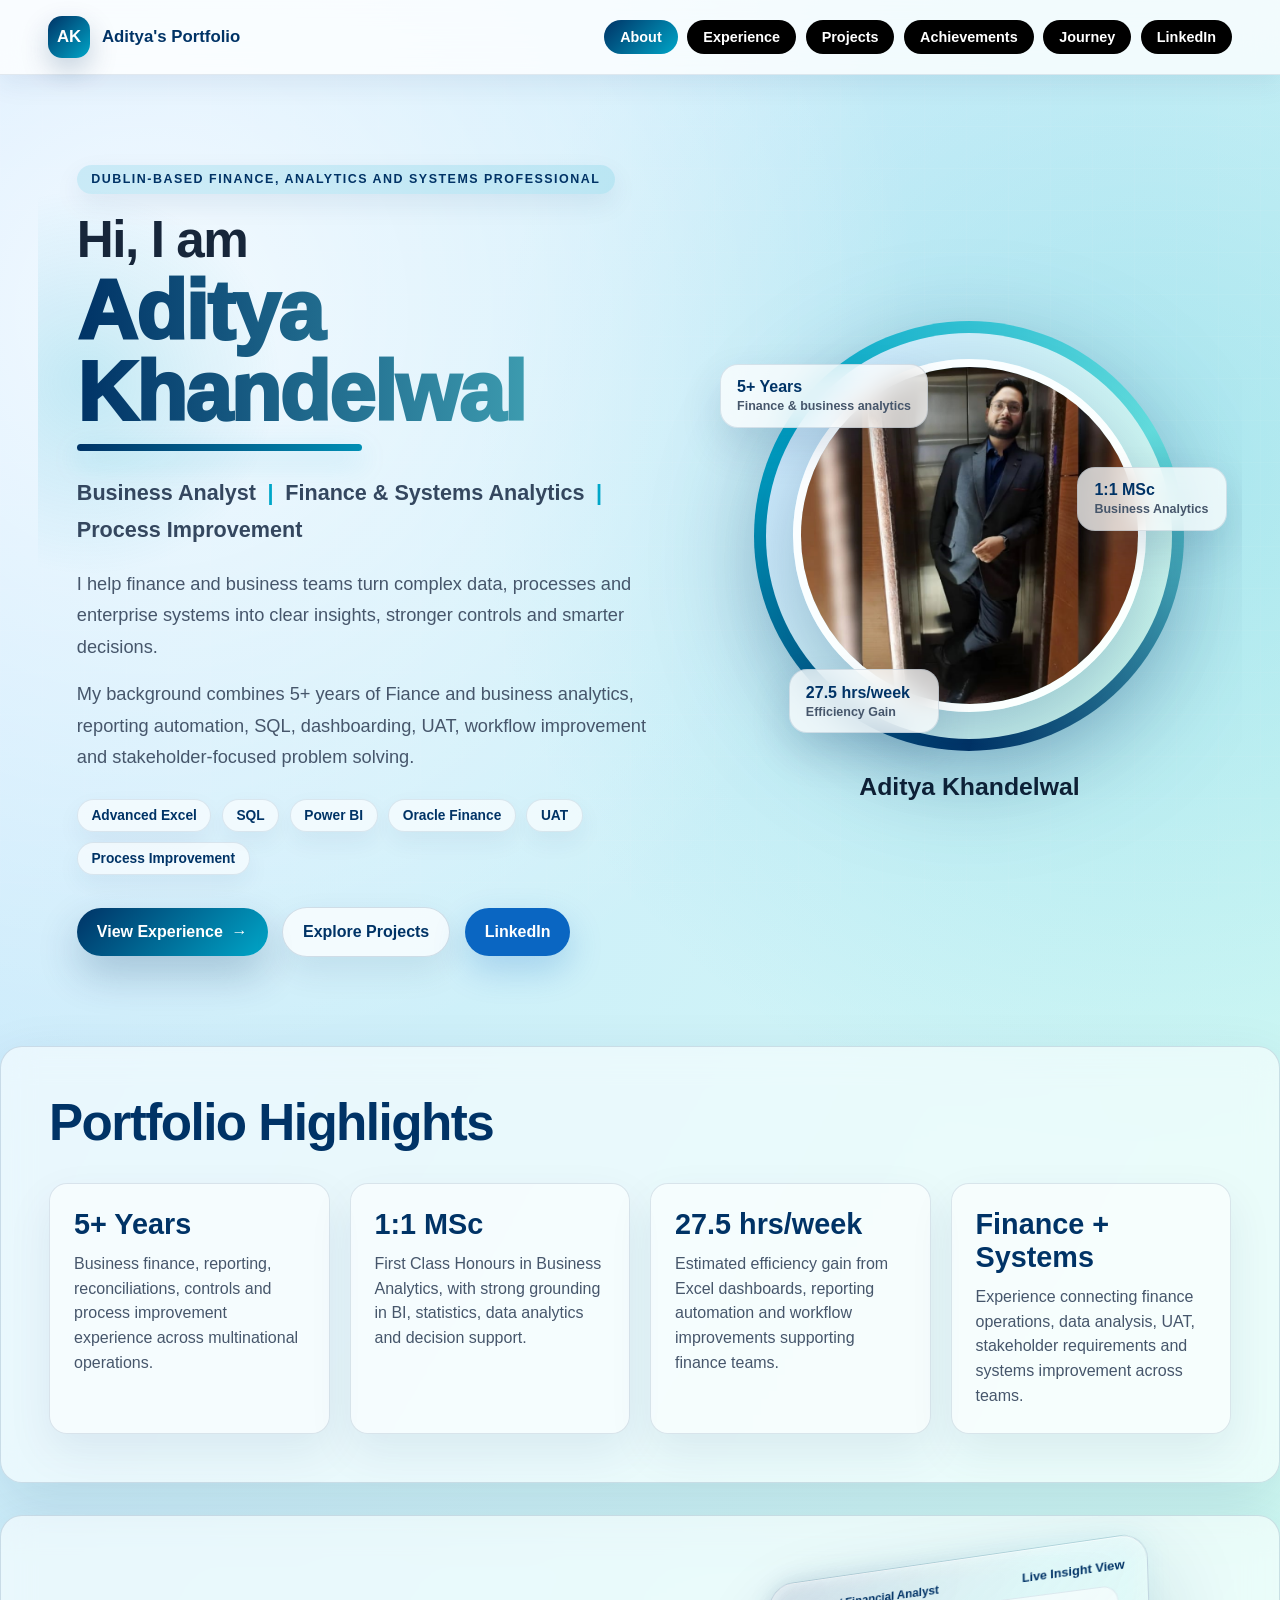
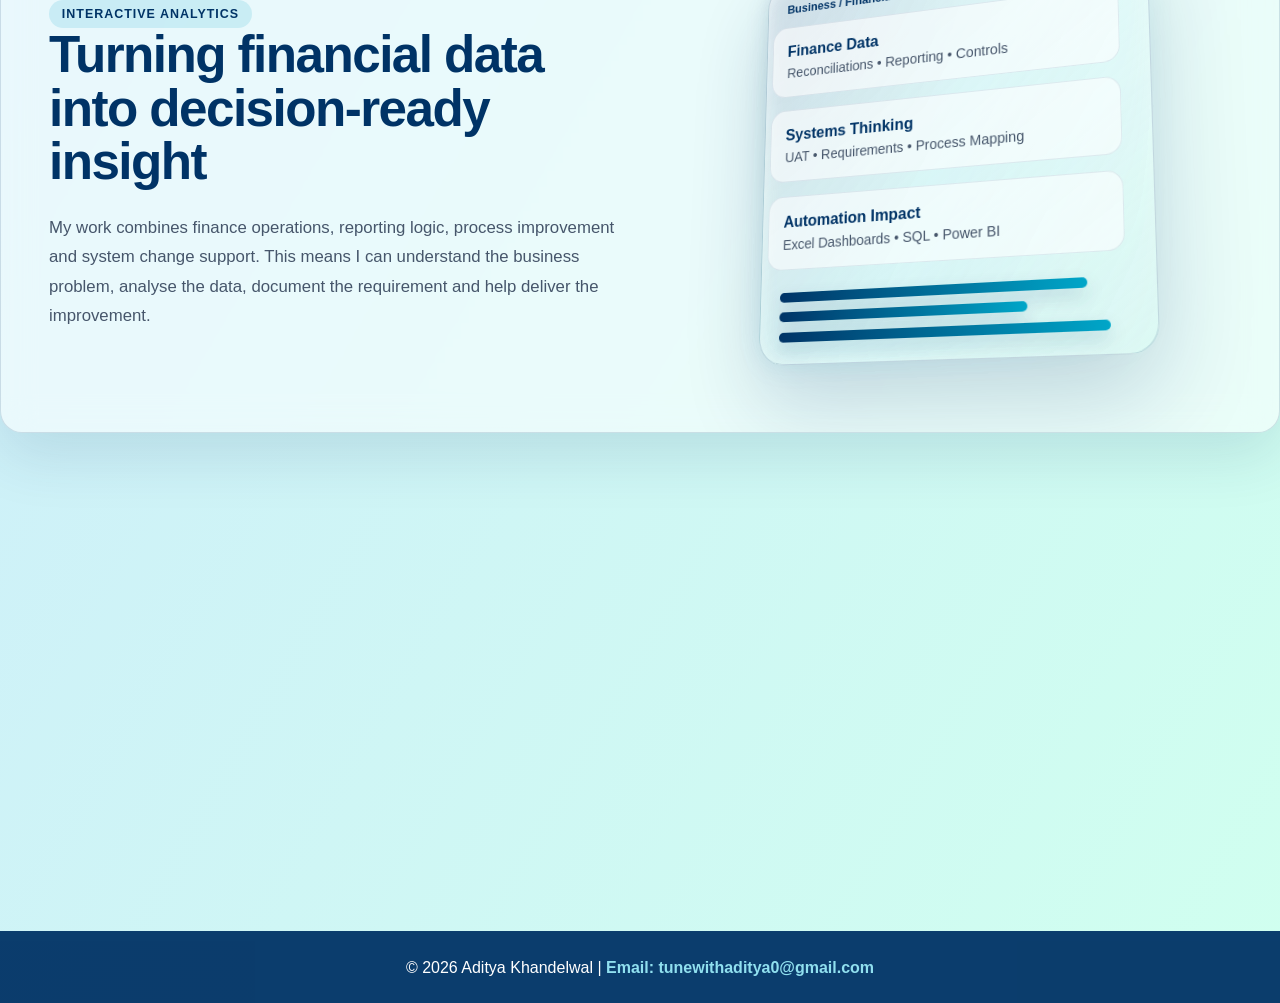
<file: index.html>
<!DOCTYPE html>
<html lang="en">
<head>
  <meta charset="UTF-8" />
  <meta name="viewport" content="width=device-width, initial-scale=1.0" />
  <meta name="description" content="Portfolio of Aditya Khandelwal — Business Analyst, Finance Analytics, Systems Analytics and Process Improvement professional based in Dublin." />
  <title>Aditya Khandelwal | Portfolio</title>
  <link rel="stylesheet" href="styles.css" />
</head>
<body>
  <div class="progress-bar"></div>
  <header class="site-header">
    <div class="brand"><span class="brand-mark">AK</span><span>Aditya's Portfolio</span></div>
    <nav aria-label="Main navigation">
      <a class="nav-link" href="index.html">About</a>
      <a class="nav-link" href="experience.html">Experience</a>
      <a class="nav-link" href="research-paper.html">Projects</a>
      <a class="nav-link" href="achievements.html">Achievements</a>
      <a class="nav-link" href="journey.html">Journey</a>
      <a class="nav-link" href="https://www.linkedin.com/in/aditya-khandelwal1402" target="_blank" rel="noopener">LinkedIn</a>
    </nav>
  </header>

  <main>
    <section class="hero-premium reveal">
  <div class="hero-premium-copy">
    <span class="hero-eyebrow">Dublin-based Finance, Analytics and Systems Professional</span>

    <h1 class="hero-premium-title">
      <span class="hero-title-line">Hi, I am</span>
      <span class="hero-gradient-name">Aditya Khandelwal</span>
    </h1>

    <p class="hero-role-line">
      Business Analyst <span>|</span> Finance & Systems Analytics <span>|</span> Process Improvement
    </p>

    <p class="hero-premium-text">
      I help finance and business teams turn complex data, processes and enterprise systems
      into clear insights, stronger controls and smarter decisions.
    </p>

    <p class="hero-premium-text">
      My background combines 5+ years of Fiance and business analytics, reporting automation, SQL,
      dashboarding, UAT, workflow improvement and stakeholder-focused problem solving.
    </p>

    <div class="hero-skill-strip">
      <span>Advanced Excel</span>
      <span>SQL</span>
      <span>Power BI</span>
      <span>Oracle Finance</span>
      <span>UAT</span>
      <span>Process Improvement</span>
    </div>

    <div class="hero-premium-actions">
      <a class="hero-btn hero-btn-primary" href="experience.html">
        View Experience
        <span>→</span>
      </a>

      <a class="hero-btn hero-btn-secondary" href="research-paper.html">
        Explore Projects
      </a>

      <a class="hero-btn hero-btn-linkedin" href="https://www.linkedin.com/in/aditya-khandelwal1402" target="_blank" rel="noopener">
        LinkedIn
      </a>
    </div>
  </div>

  <div class="hero-premium-visual">
    <div class="profile-orbit-card" id="profileOrbitCard">
      <div class="orbit-ring"></div>

      <img src="profile picture.png" alt="Aditya Khandelwal" class="premium-profile-img" />

      <div class="floating-badge badge-one">
        <strong>5+ Years</strong>
        <span>Finance & business analytics</span>
      </div>

      <div class="floating-badge badge-two">
        <strong>1:1 MSc</strong>
        <span>Business Analytics</span>
      </div>

      <div class="floating-badge badge-three">
        <strong>27.5 hrs/week</strong>
        <span>Efficiency Gain</span>
      </div>
    </div>

    <h2 class="profile-name-caption">Aditya Khandelwal</h2>
  </div>
</section>

 <section class="section reveal">
  <h2>Portfolio Highlights</h2>

  <div class="highlight-grid">
    <div class="highlight-card tilt-card">
      <h3>5+ Years</h3>
      <p>Business finance, reporting, reconciliations, controls and process improvement experience across multinational operations.</p>
    </div>

    <div class="highlight-card tilt-card">
      <h3>1:1 MSc</h3>
      <p>First Class Honours in Business Analytics, with strong grounding in BI, statistics, data analytics and decision support.</p>
    </div>

    <div class="highlight-card tilt-card">
      <h3>27.5 hrs/week</h3>
      <p>Estimated efficiency gain from Excel dashboards, reporting automation and workflow improvements supporting finance teams.</p>
    </div>

    <div class="highlight-card tilt-card">
      <h3>Finance + Systems</h3>
      <p>Experience connecting finance operations, data analysis, UAT, stakeholder requirements and systems improvement across teams.</p>
    </div>
  </div>
</section>

<section class="section scroll-3d-section reveal">
  <div class="scroll-3d-copy">
    <span class="eyebrow">Interactive Analytics</span>
    <h2>Turning financial data into decision-ready insight</h2>
    <p>
      My work combines finance operations, reporting logic, process improvement and system change support.
      This means I can understand the business problem, analyse the data, document the requirement and help deliver the improvement.
    </p>
  </div>

  <div class="scroll-3d-stage">
    <div class="insight-panel" id="insightPanel">
      <div class="panel-top">
        <span>Business / Financial Analyst</span>
        <span>Live Insight View</span>
      </div>

      <div class="panel-metric">
        <strong>Finance Data</strong>
        <span>Reconciliations • Reporting • Controls</span>
      </div>

      <div class="panel-metric">
        <strong>Systems Thinking</strong>
        <span>UAT • Requirements • Process Mapping</span>
      </div>

      <div class="panel-metric">
        <strong>Automation Impact</strong>
        <span>Excel Dashboards • SQL • Power BI</span>
      </div>

      <div class="panel-bars">
        <span style="width: 88%;"></span>
        <span style="width: 72%;"></span>
        <span style="width: 94%;"></span>
      </div>
    </div>
  </div>
</section>

    <section class="section reveal">
      <h2>What I Bring</h2>
      <div class="grid">
        <article class="card">
          <h3>Finance Operations</h3>
          <p>Invoice processing, supplier reconciliations, PO matching, payment discrepancies, audit support and financial controls.</p>
        </article>
        <article class="card">
          <h3>Business Analysis</h3>
          <p>Requirements gathering, process maps, user stories, SOPs, UAT support and business-to-technology communication.</p>
        </article>
        <article class="card">
          <h3>Data & Reporting</h3>
          <p>Excel automation, SQL analysis, dashboards, KPI reporting and data-quality validation for decision support.</p>
        </article>
      </div>
    </section>
  </main>

  <footer>
    <p>© 2026 Aditya Khandelwal | <a href="https://mail.google.com/mail/?view=cm&fs=1&to=tunewithaditya0@gmail.com" target="_blank" rel="noopener">Email: tunewithaditya0@gmail.com</a></p>
  </footer>
  <script src="script.js"></script>
</body>
</html>
</file>
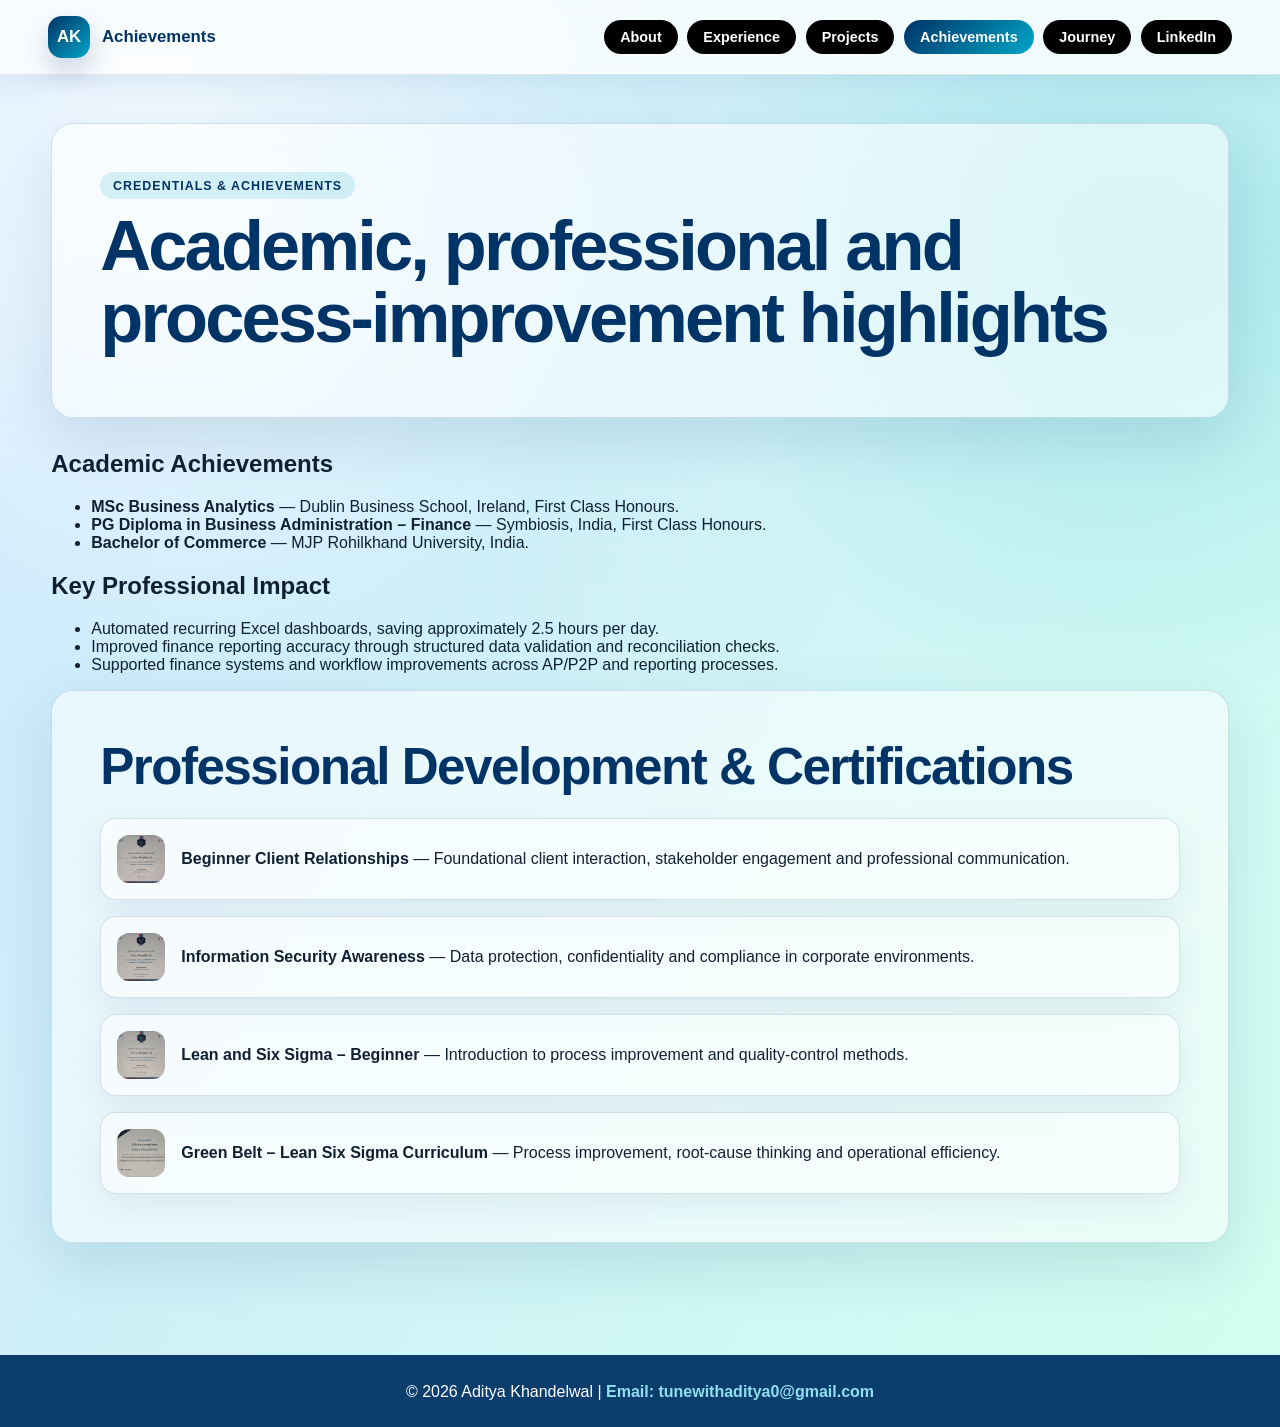
<file: achievements.html>
<!DOCTYPE html>
<html lang="en">
<head>
  <meta charset="UTF-8" />
  <meta name="viewport" content="width=device-width, initial-scale=1.0" />
  <title>Achievements | Aditya Khandelwal</title>
  <link rel="stylesheet" href="styles.css" />
</head>
<body>
  <div class="progress-bar"></div>
  <header class="site-header">
    <div class="brand"><span class="brand-mark">AK</span><span>Achievements</span></div>
    <nav aria-label="Main navigation">
      <a class="nav-link" href="index.html">About</a>
      <a class="nav-link" href="experience.html">Experience</a>
      <a class="nav-link" href="research-paper.html">Projects</a>
      <a class="nav-link" href="achievements.html">Achievements</a>
      <a class="nav-link" href="journey.html">Journey</a>
      <a class="nav-link" href="https://www.linkedin.com/in/aditya-khandelwal1402" target="_blank" rel="noopener">LinkedIn</a>
    </nav>
  </header>

  <main class="page-wrap">
    <section class="content reveal">
      <span class="eyebrow">Credentials & Achievements</span>
      <h1>Academic, professional and process-improvement highlights</h1>
    </section>

    <section class="grid">
      <article class="card reveal">
        <h2>Academic Achievements</h2>
        <ul>
          <li><strong>MSc Business Analytics</strong> — Dublin Business School, Ireland, First Class Honours.</li>
          <li><strong>PG Diploma in Business Administration – Finance</strong> — Symbiosis, India, First Class Honours.</li>
          <li><strong>Bachelor of Commerce</strong> — MJP Rohilkhand University, India.</li>
        </ul>
      </article>
      <article class="card reveal">
        <h2>Key Professional Impact</h2>
        <ul>
          <li>Automated recurring Excel dashboards, saving approximately 2.5 hours per day.</li>
          <li>Improved finance reporting accuracy through structured data validation and reconciliation checks.</li>
          <li>Supported finance systems and workflow improvements across AP/P2P and reporting processes.</li>
        </ul>
      </article>
    </section>

    <section class="section reveal">
      <h2>Professional Development & Certifications</h2>
      <div class="cert-icons">
        <div class="cert-entry">
          <img src="Client Relationship.jpg" alt="Client Relationship certificate" onclick="openModal('Client Relationship.jpg')" />
          <span><strong>Beginner Client Relationships</strong> — Foundational client interaction, stakeholder engagement and professional communication.</span>
        </div>
        <div class="cert-entry">
          <img src="Information Security.jpg" alt="Information Security certificate" onclick="openModal('Information Security.jpg')" />
          <span><strong>Information Security Awareness</strong> — Data protection, confidentiality and compliance in corporate environments.</span>
        </div>
        <div class="cert-entry">
          <img src="Lean and six sigma.jpg" alt="Lean and Six Sigma certificate" onclick="openModal('Lean and six sigma.jpg')" />
          <span><strong>Lean and Six Sigma – Beginner</strong> — Introduction to process improvement and quality-control methods.</span>
        </div>
        <div class="cert-entry">
          <img src="Green Belt.jpg" alt="Green Belt certificate" onclick="openModal('Green Belt.jpg')" />
          <span><strong>Green Belt – Lean Six Sigma Curriculum</strong> — Process improvement, root-cause thinking and operational efficiency.</span>
        </div>
      </div>
    </section>
  </main>

  <div id="modal" class="modal" onclick="this.style.display='none'">
    <span class="close" onclick="document.getElementById('modal').style.display='none'">&times;</span>
    <img class="modal-content" id="modalImage" alt="Certificate preview" />
  </div>

  <footer>
    <p>© 2026 Aditya Khandelwal | <a href="https://mail.google.com/mail/?view=cm&fs=1&to=tunewithaditya0@gmail.com" target="_blank" rel="noopener">Email: tunewithaditya0@gmail.com</a></p>
  </footer>
  <script src="script.js"></script>
</body>
</html>
</file>
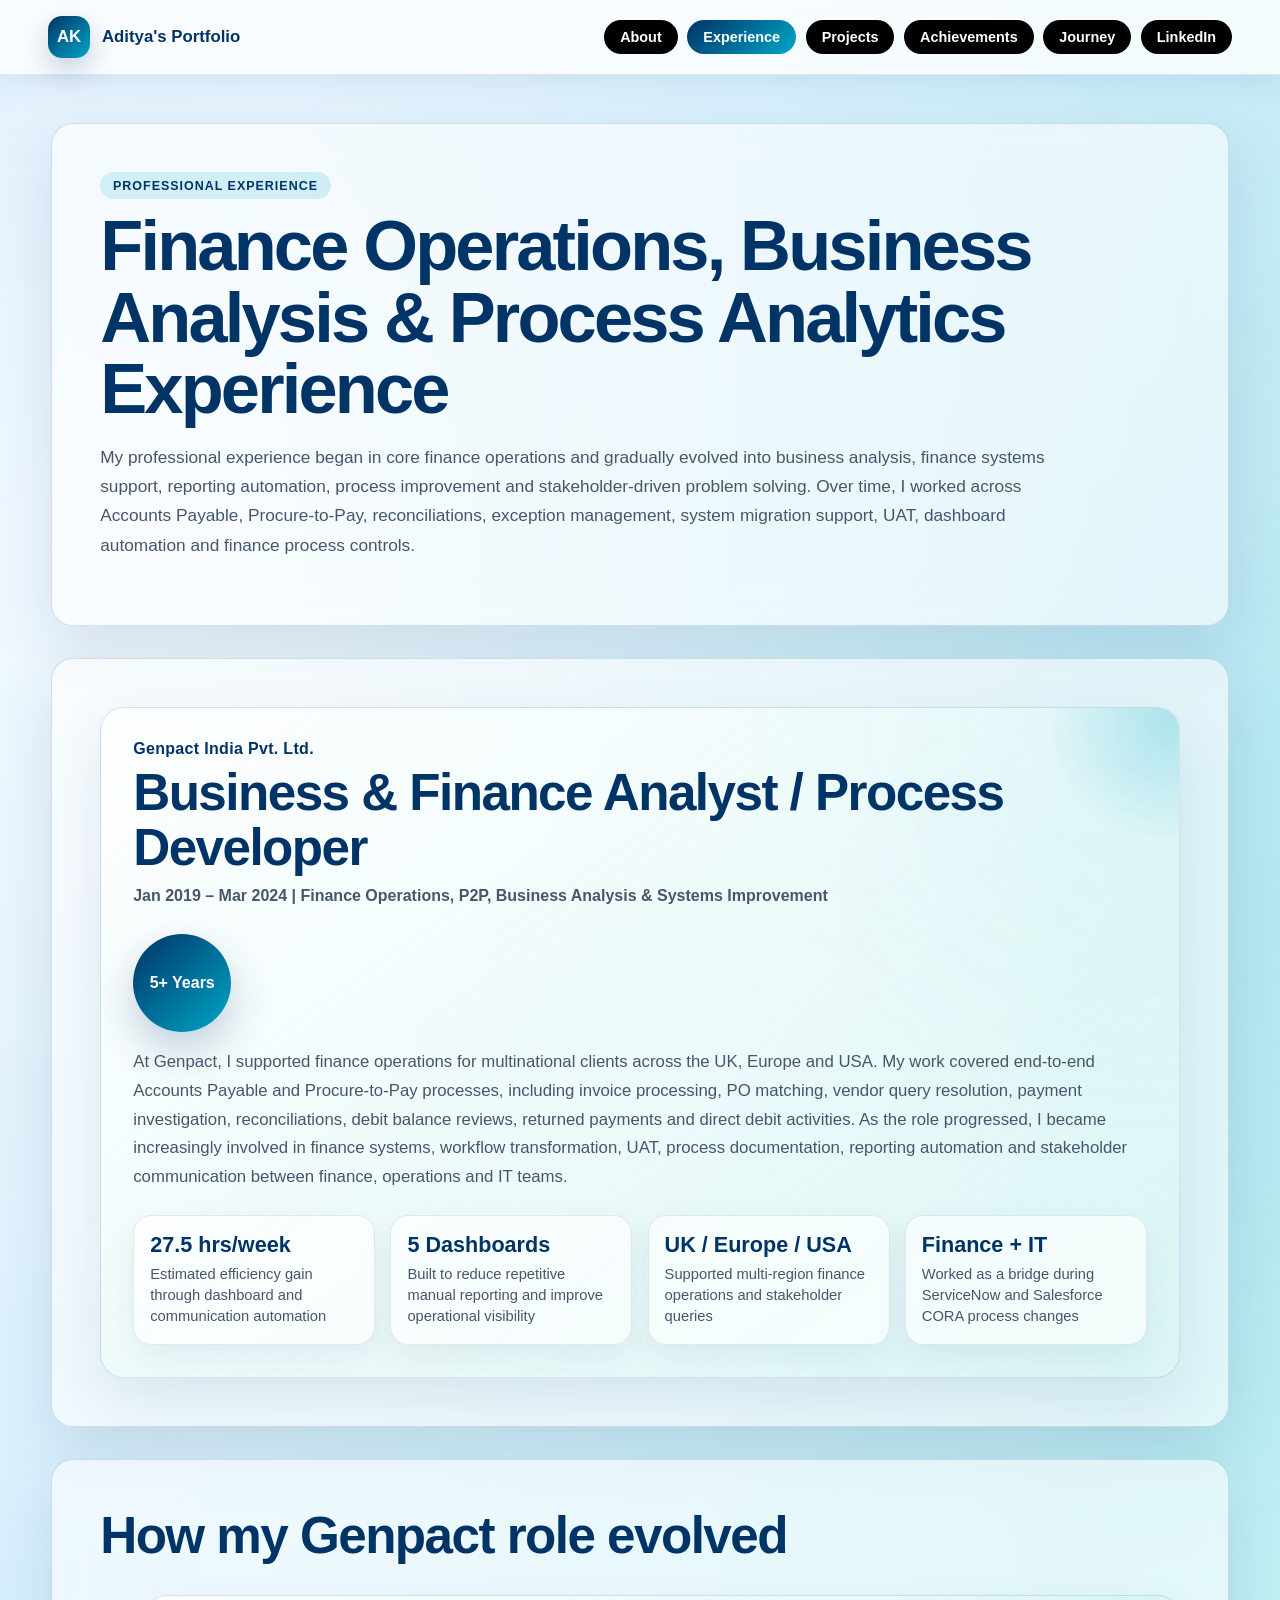
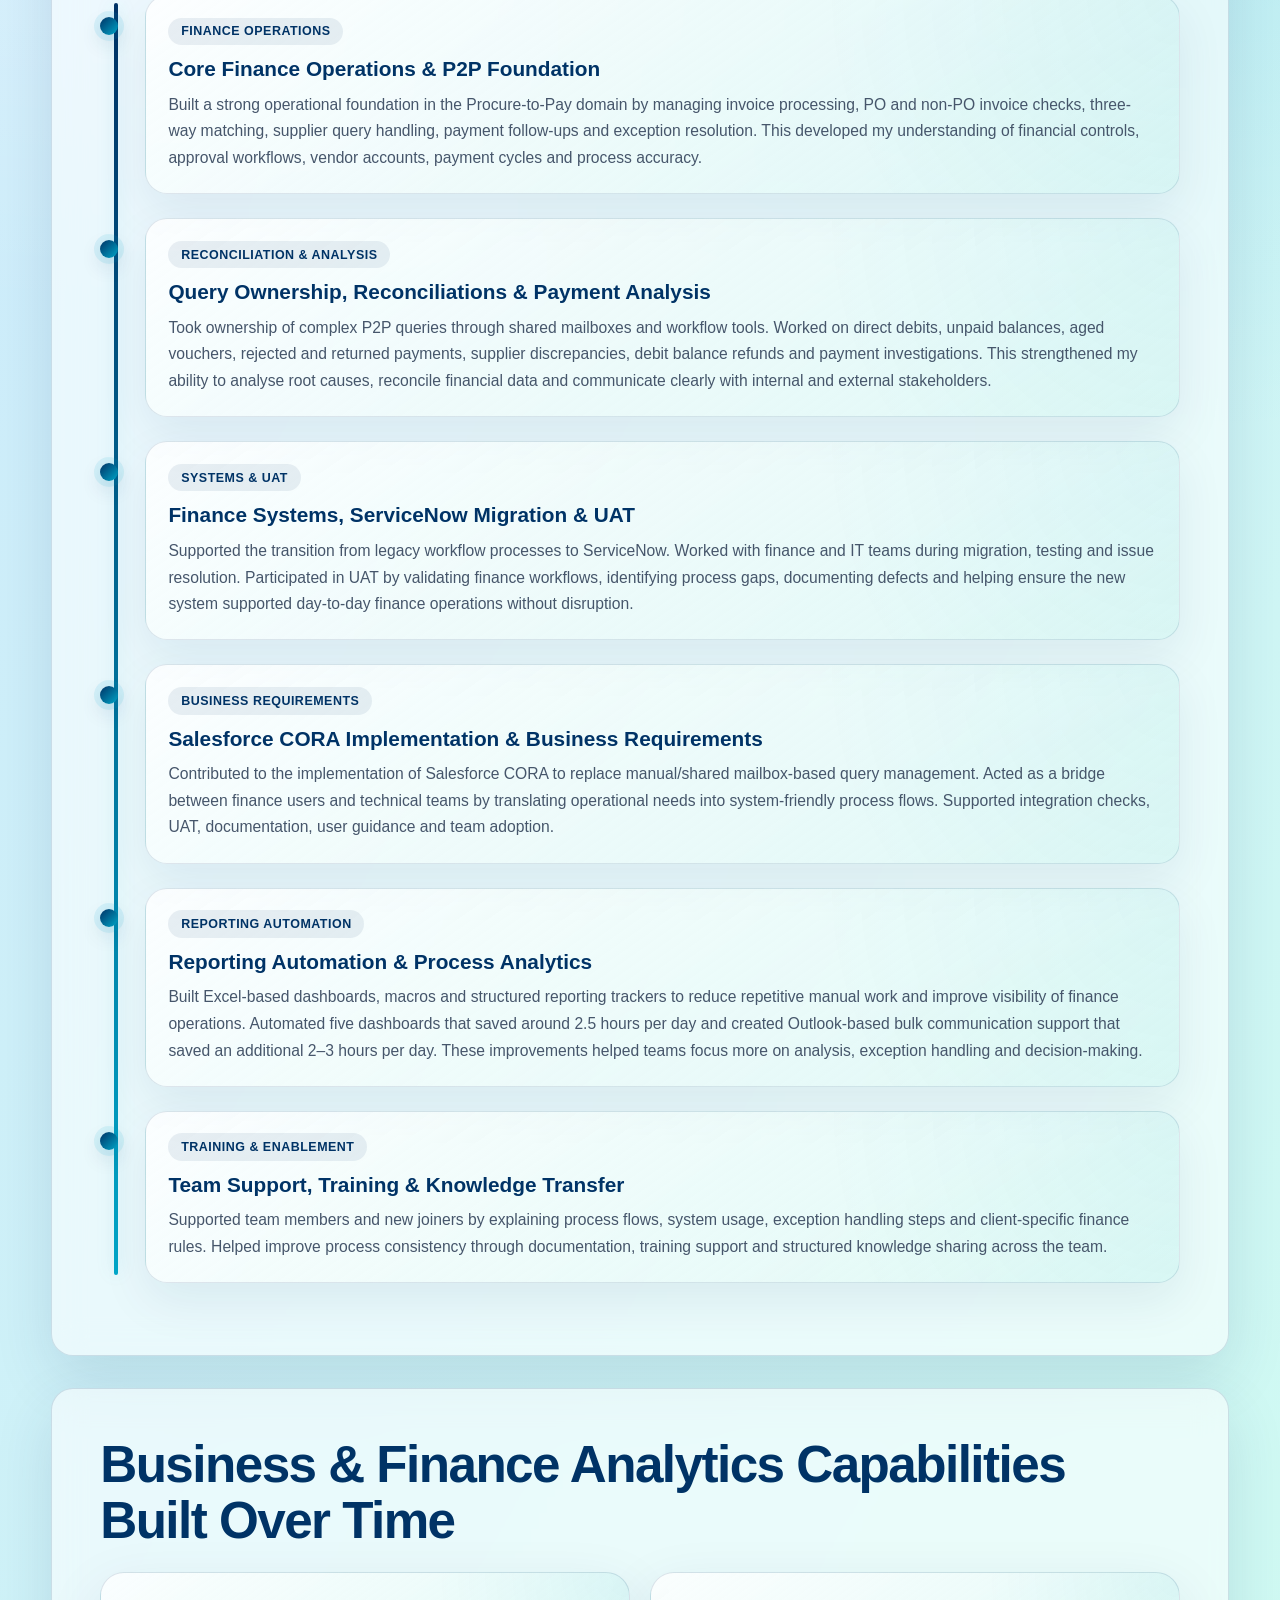
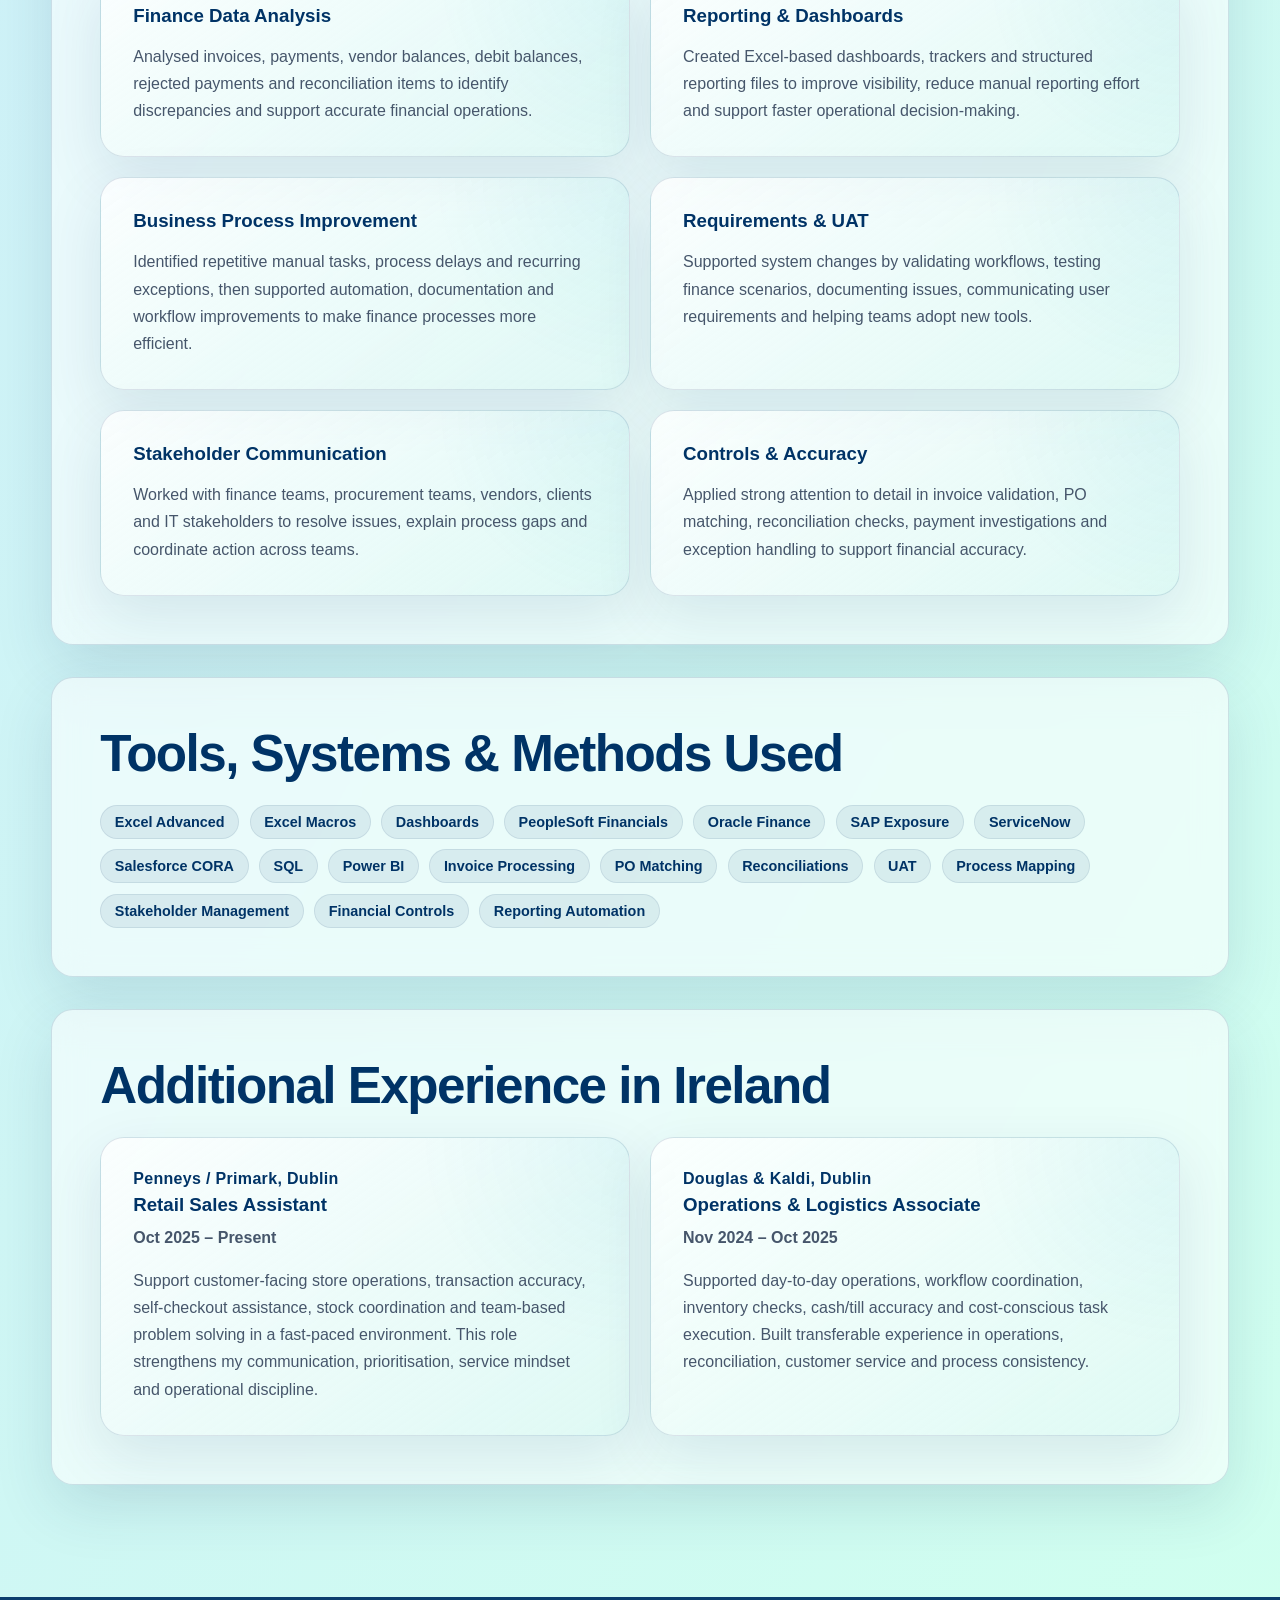
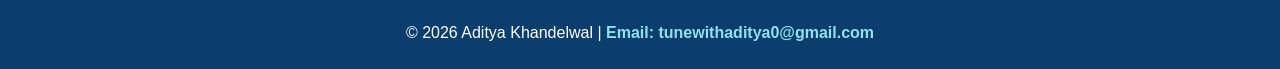
<file: experience.html>
<!DOCTYPE html>
<html lang="en">
<head>
  <meta charset="UTF-8" />
  <meta name="viewport" content="width=device-width, initial-scale=1.0" />
  <title>Experience | Aditya Khandelwal</title>
  <link rel="stylesheet" href="styles.css" />
</head>
<body>
  <div class="progress-bar"></div>
  <header class="site-header">
    <div class="brand"><span class="brand-mark">AK</span><span>Aditya's Portfolio</span></div>
    <nav aria-label="Main navigation">
      <a class="nav-link" href="index.html">About</a>
      <a class="nav-link" href="experience.html">Experience</a>
      <a class="nav-link" href="research-paper.html">Projects</a>
      <a class="nav-link" href="achievements.html">Achievements</a>
      <a class="nav-link" href="journey.html">Journey</a>
      <a class="nav-link" href="https://www.linkedin.com/in/aditya-khandelwal1402" target="_blank" rel="noopener">LinkedIn</a>
    </nav>
  </header>

  <main class="page-wrap">

  <section class="content reveal experience-hero">
    <span class="eyebrow">Professional Experience</span>
    <h1>Finance Operations, Business Analysis & Process Analytics Experience</h1>
    <p>
      My professional experience began in core finance operations and gradually evolved into business analysis,
      finance systems support, reporting automation, process improvement and stakeholder-driven problem solving.
      Over time, I worked across Accounts Payable, Procure-to-Pay, reconciliations, exception management,
      system migration support, UAT, dashboard automation and finance process controls.
    </p>
  </section>

  <section class="section reveal">
    <div class="experience-card featured-experience">
      <div class="experience-header">
        <div>
          <span class="experience-company">Genpact India Pvt. Ltd.</span>
          <h2>Business & Finance Analyst / Process Developer</h2>
          <p class="experience-meta">Jan 2019 – Mar 2024 | Finance Operations, P2P, Business Analysis & Systems Improvement</p>
        </div>
        <div class="experience-badge">5+ Years</div>
      </div>

      <p class="experience-summary">
        At Genpact, I supported finance operations for multinational clients across the UK, Europe and USA.
        My work covered end-to-end Accounts Payable and Procure-to-Pay processes, including invoice processing,
        PO matching, vendor query resolution, payment investigation, reconciliations, debit balance reviews,
        returned payments and direct debit activities. As the role progressed, I became increasingly involved in
        finance systems, workflow transformation, UAT, process documentation, reporting automation and stakeholder
        communication between finance, operations and IT teams.
      </p>

      <div class="impact-summary-grid">
        <div class="impact-box">
          <strong>27.5 hrs/week</strong>
          <span>Estimated efficiency gain through dashboard and communication automation</span>
        </div>
        <div class="impact-box">
          <strong>5 Dashboards</strong>
          <span>Built to reduce repetitive manual reporting and improve operational visibility</span>
        </div>
        <div class="impact-box">
          <strong>UK / Europe / USA</strong>
          <span>Supported multi-region finance operations and stakeholder queries</span>
        </div>
        <div class="impact-box">
          <strong>Finance + IT</strong>
          <span>Worked as a bridge during ServiceNow and Salesforce CORA process changes</span>
        </div>
      </div>
    </div>
  </section>

 <section class="section reveal">
  <h2>How my Genpact role evolved</h2>

  <div class="career-timeline-modern">

    <article class="career-milestone">
      <div class="milestone-marker"></div>
      <div class="milestone-card">
        <span class="milestone-tag">Finance Operations</span>
        <h3>Core Finance Operations & P2P Foundation</h3>
        <p>
          Built a strong operational foundation in the Procure-to-Pay domain by managing invoice processing,
          PO and non-PO invoice checks, three-way matching, supplier query handling, payment follow-ups and
          exception resolution. This developed my understanding of financial controls, approval workflows,
          vendor accounts, payment cycles and process accuracy.
        </p>
      </div>
    </article>

    <article class="career-milestone">
      <div class="milestone-marker"></div>
      <div class="milestone-card">
        <span class="milestone-tag">Reconciliation & Analysis</span>
        <h3>Query Ownership, Reconciliations & Payment Analysis</h3>
        <p>
          Took ownership of complex P2P queries through shared mailboxes and workflow tools. Worked on direct
          debits, unpaid balances, aged vouchers, rejected and returned payments, supplier discrepancies,
          debit balance refunds and payment investigations. This strengthened my ability to analyse root causes,
          reconcile financial data and communicate clearly with internal and external stakeholders.
        </p>
      </div>
    </article>

    <article class="career-milestone">
      <div class="milestone-marker"></div>
      <div class="milestone-card">
        <span class="milestone-tag">Systems & UAT</span>
        <h3>Finance Systems, ServiceNow Migration & UAT</h3>
        <p>
          Supported the transition from legacy workflow processes to ServiceNow. Worked with finance and IT
          teams during migration, testing and issue resolution. Participated in UAT by validating finance
          workflows, identifying process gaps, documenting defects and helping ensure the new system supported
          day-to-day finance operations without disruption.
        </p>
      </div>
    </article>

    <article class="career-milestone">
      <div class="milestone-marker"></div>
      <div class="milestone-card">
        <span class="milestone-tag">Business Requirements</span>
        <h3>Salesforce CORA Implementation & Business Requirements</h3>
        <p>
          Contributed to the implementation of Salesforce CORA to replace manual/shared mailbox-based query
          management. Acted as a bridge between finance users and technical teams by translating operational
          needs into system-friendly process flows. Supported integration checks, UAT, documentation, user
          guidance and team adoption.
        </p>
      </div>
    </article>

    <article class="career-milestone">
      <div class="milestone-marker"></div>
      <div class="milestone-card">
        <span class="milestone-tag">Reporting Automation</span>
        <h3>Reporting Automation & Process Analytics</h3>
        <p>
          Built Excel-based dashboards, macros and structured reporting trackers to reduce repetitive manual
          work and improve visibility of finance operations. Automated five dashboards that saved around
          2.5 hours per day and created Outlook-based bulk communication support that saved an additional
          2–3 hours per day. These improvements helped teams focus more on analysis, exception handling and
          decision-making.
        </p>
      </div>
    </article>

    <article class="career-milestone">
      <div class="milestone-marker"></div>
      <div class="milestone-card">
        <span class="milestone-tag">Training & Enablement</span>
        <h3>Team Support, Training & Knowledge Transfer</h3>
        <p>
          Supported team members and new joiners by explaining process flows, system usage, exception handling
          steps and client-specific finance rules. Helped improve process consistency through documentation,
          training support and structured knowledge sharing across the team.
        </p>
      </div>
    </article>

  </div>
</section>
  <section class="section reveal">
    <h2>Business & Finance Analytics Capabilities Built Over Time</h2>

    <div class="capability-grid">

      <div class="capability-card">
        <h3>Finance Data Analysis</h3>
        <p>
          Analysed invoices, payments, vendor balances, debit balances, rejected payments and reconciliation
          items to identify discrepancies and support accurate financial operations.
        </p>
      </div>

      <div class="capability-card">
        <h3>Reporting & Dashboards</h3>
        <p>
          Created Excel-based dashboards, trackers and structured reporting files to improve visibility,
          reduce manual reporting effort and support faster operational decision-making.
        </p>
      </div>

      <div class="capability-card">
        <h3>Business Process Improvement</h3>
        <p>
          Identified repetitive manual tasks, process delays and recurring exceptions, then supported automation,
          documentation and workflow improvements to make finance processes more efficient.
        </p>
      </div>

      <div class="capability-card">
        <h3>Requirements & UAT</h3>
        <p>
          Supported system changes by validating workflows, testing finance scenarios, documenting issues,
          communicating user requirements and helping teams adopt new tools.
        </p>
      </div>

      <div class="capability-card">
        <h3>Stakeholder Communication</h3>
        <p>
          Worked with finance teams, procurement teams, vendors, clients and IT stakeholders to resolve
          issues, explain process gaps and coordinate action across teams.
        </p>
      </div>

      <div class="capability-card">
        <h3>Controls & Accuracy</h3>
        <p>
          Applied strong attention to detail in invoice validation, PO matching, reconciliation checks,
          payment investigations and exception handling to support financial accuracy.
        </p>
      </div>

    </div>
  </section>

  <section class="section reveal">
    <h2>Tools, Systems & Methods Used</h2>

    <div class="tool-cloud">
      <span>Excel Advanced</span>
      <span>Excel Macros</span>
      <span>Dashboards</span>
      <span>PeopleSoft Financials</span>
      <span>Oracle Finance</span>
      <span>SAP Exposure</span>
      <span>ServiceNow</span>
      <span>Salesforce CORA</span>
      <span>SQL</span>
      <span>Power BI</span>
      <span>Invoice Processing</span>
      <span>PO Matching</span>
      <span>Reconciliations</span>
      <span>UAT</span>
      <span>Process Mapping</span>
      <span>Stakeholder Management</span>
      <span>Financial Controls</span>
      <span>Reporting Automation</span>
    </div>
  </section>

  <section class="section reveal">
    <h2>Additional Experience in Ireland</h2>

    <div class="supporting-experience-grid">

      <article class="supporting-card">
        <div class="experience-company">Penneys / Primark, Dublin</div>
        <h3>Retail Sales Assistant</h3>
        <p class="experience-meta">Oct 2025 – Present</p>
        <p>
          Support customer-facing store operations, transaction accuracy, self-checkout assistance, stock
          coordination and team-based problem solving in a fast-paced environment. This role strengthens my
          communication, prioritisation, service mindset and operational discipline.
        </p>
      </article>

      <article class="supporting-card">
        <div class="experience-company">Douglas & Kaldi, Dublin</div>
        <h3>Operations & Logistics Associate</h3>
        <p class="experience-meta">Nov 2024 – Oct 2025</p>
        <p>
          Supported day-to-day operations, workflow coordination, inventory checks, cash/till accuracy and
          cost-conscious task execution. Built transferable experience in operations, reconciliation,
          customer service and process consistency.
        </p>
      </article>

    </div>
  </section>

</main>
  <footer>
    <p>© 2026 Aditya Khandelwal | <a href="https://mail.google.com/mail/?view=cm&fs=1&to=tunewithaditya0@gmail.com" target="_blank" rel="noopener">Email: tunewithaditya0@gmail.com</a></p>
  </footer>
  <script src="script.js"></script>
</body>
</html>
</file>
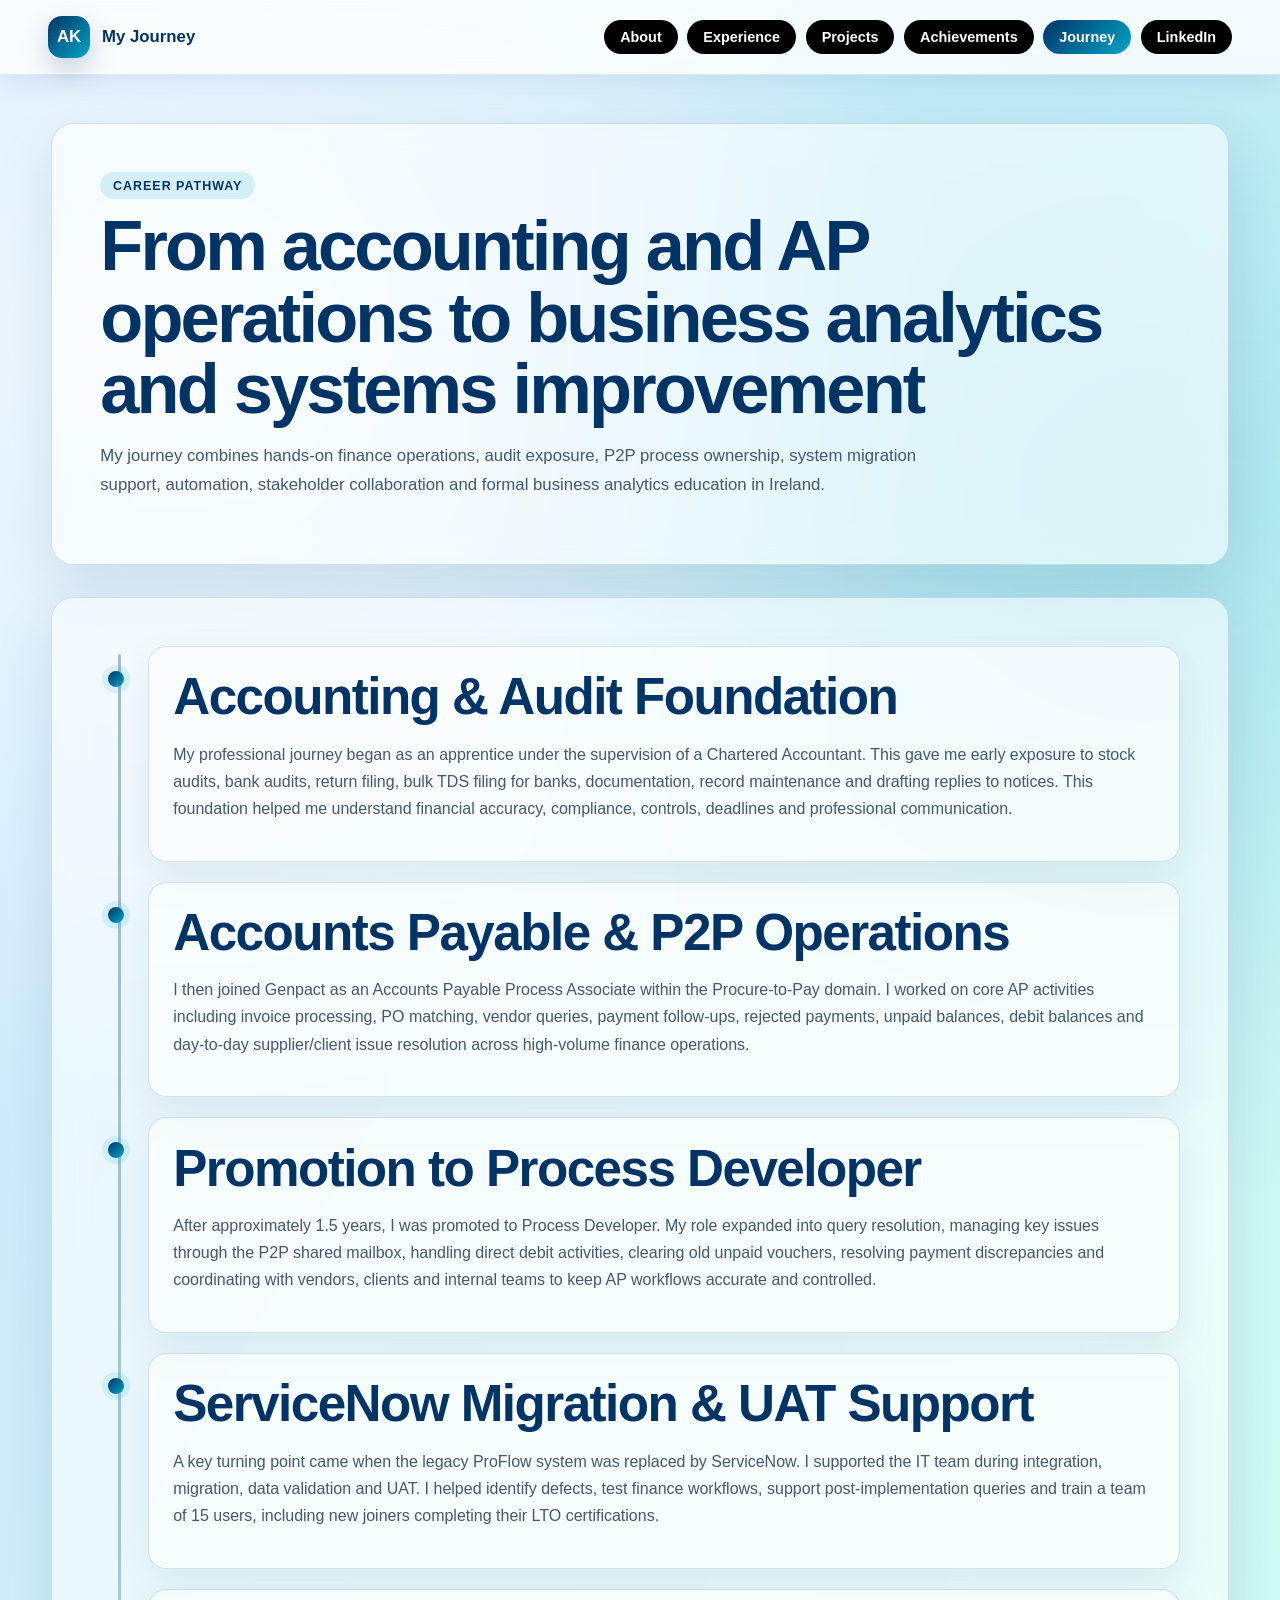
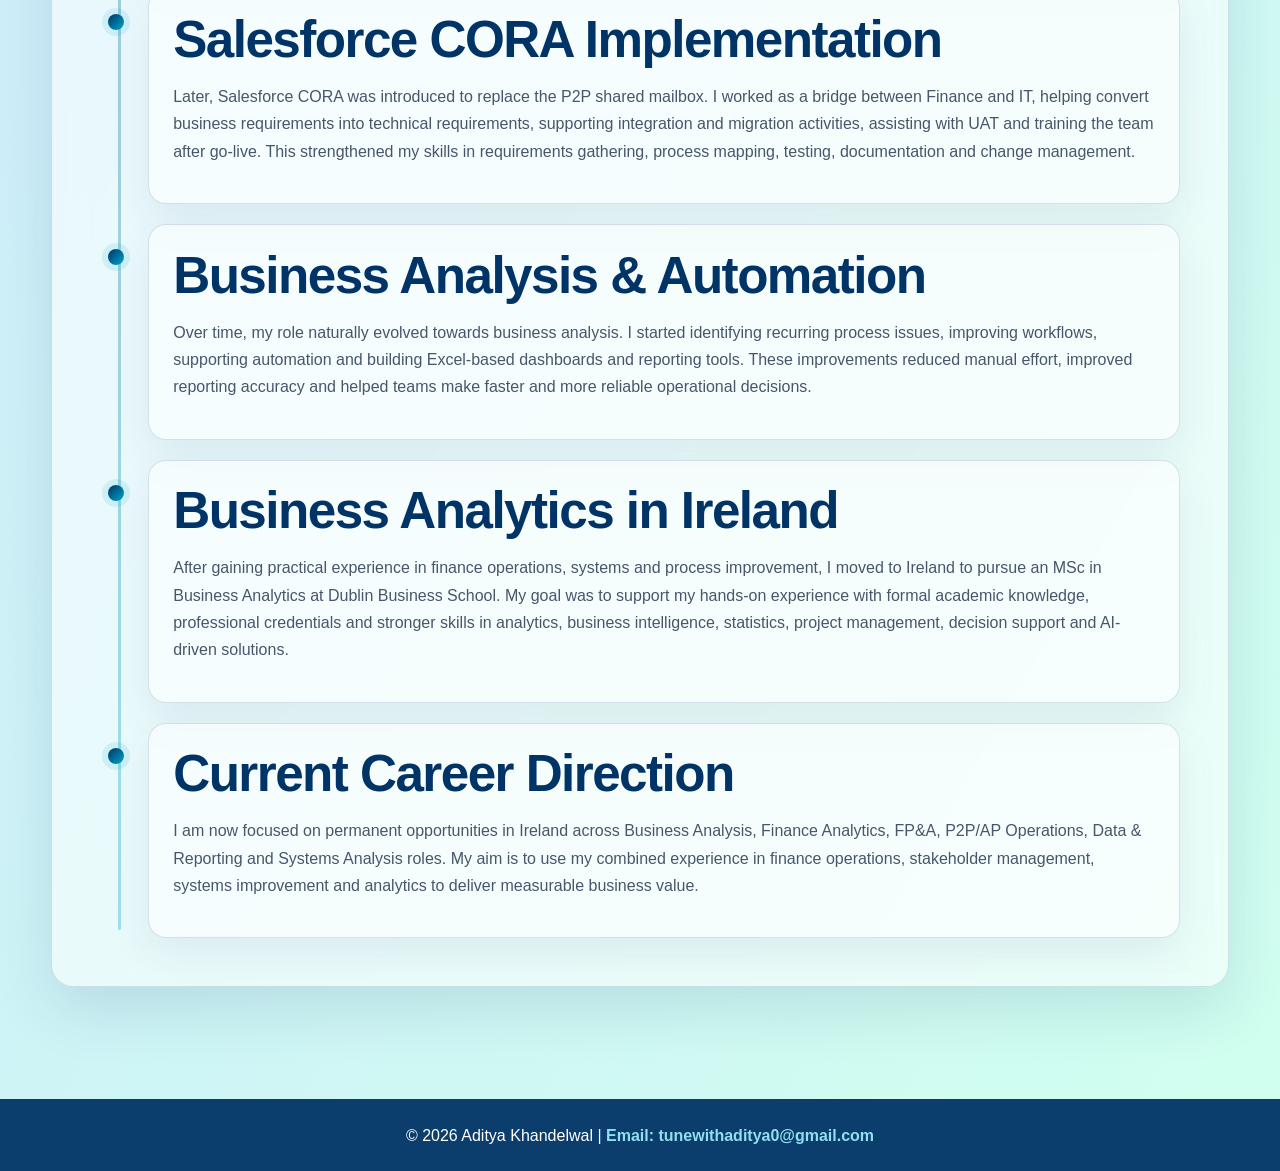
<file: journey.html>
<!DOCTYPE html>
<html lang="en">
<head>
  <meta charset="UTF-8" />
  <meta name="viewport" content="width=device-width, initial-scale=1.0" />
  <title>My Journey | Aditya Khandelwal</title>
  <link rel="stylesheet" href="styles.css" />
</head>
<body>
  <div class="progress-bar"></div>

  <header class="site-header">
    <div class="brand">
      <span class="brand-mark">AK</span>
      <span>My Journey</span>
    </div>

    <nav aria-label="Main navigation">
      <a class="nav-link" href="index.html">About</a>
      <a class="nav-link" href="experience.html">Experience</a>
      <a class="nav-link" href="research-paper.html">Projects</a>
      <a class="nav-link" href="achievements.html">Achievements</a>
      <a class="nav-link" href="journey.html">Journey</a>
      <a class="nav-link" href="https://www.linkedin.com/in/aditya-khandelwal1402" target="_blank" rel="noopener">LinkedIn</a>
    </nav>
  </header>

  <main class="page-wrap">
    <section class="content reveal">
      <span class="eyebrow">Career Pathway</span>
      <h1>From accounting and AP operations to business analytics and systems improvement</h1>
      <p>
        My journey combines hands-on finance operations, audit exposure, P2P process ownership,
        system migration support, automation, stakeholder collaboration and formal business analytics
        education in Ireland.
      </p>
    </section>

    <section class="section reveal">
      <div class="timeline">

        <div class="timeline-item">
          <h2>Accounting & Audit Foundation</h2>
          <p>
            My professional journey began as an apprentice under the supervision of a Chartered Accountant.
            This gave me early exposure to stock audits, bank audits, return filing, bulk TDS filing for banks,
            documentation, record maintenance and drafting replies to notices. This foundation helped me
            understand financial accuracy, compliance, controls, deadlines and professional communication.
          </p>
        </div>

        <div class="timeline-item">
          <h2>Accounts Payable & P2P Operations</h2>
          <p>
            I then joined Genpact as an Accounts Payable Process Associate within the Procure-to-Pay domain.
            I worked on core AP activities including invoice processing, PO matching, vendor queries, payment
            follow-ups, rejected payments, unpaid balances, debit balances and day-to-day supplier/client issue
            resolution across high-volume finance operations.
          </p>
        </div>

        <div class="timeline-item">
          <h2>Promotion to Process Developer</h2>
          <p>
            After approximately 1.5 years, I was promoted to Process Developer. My role expanded into query
            resolution, managing key issues through the P2P shared mailbox, handling direct debit activities,
            clearing old unpaid vouchers, resolving payment discrepancies and coordinating with vendors,
            clients and internal teams to keep AP workflows accurate and controlled.
          </p>
        </div>

        <div class="timeline-item">
          <h2>ServiceNow Migration & UAT Support</h2>
          <p>
            A key turning point came when the legacy ProFlow system was replaced by ServiceNow. I supported
            the IT team during integration, migration, data validation and UAT. I helped identify defects, test
            finance workflows, support post-implementation queries and train a team of 15 users, including new
            joiners completing their LTO certifications.
          </p>
        </div>

        <div class="timeline-item">
          <h2>Salesforce CORA Implementation</h2>
          <p>
            Later, Salesforce CORA was introduced to replace the P2P shared mailbox. I worked as a bridge
            between Finance and IT, helping convert business requirements into technical requirements, supporting
            integration and migration activities, assisting with UAT and training the team after go-live. This
            strengthened my skills in requirements gathering, process mapping, testing, documentation and change
            management.
          </p>
        </div>

        <div class="timeline-item">
          <h2>Business Analysis & Automation</h2>
          <p>
            Over time, my role naturally evolved towards business analysis. I started identifying recurring
            process issues, improving workflows, supporting automation and building Excel-based dashboards and
            reporting tools. These improvements reduced manual effort, improved reporting accuracy and helped
            teams make faster and more reliable operational decisions.
          </p>
        </div>

        <div class="timeline-item">
          <h2>Business Analytics in Ireland</h2>
          <p>
            After gaining practical experience in finance operations, systems and process improvement, I moved
            to Ireland to pursue an MSc in Business Analytics at Dublin Business School. My goal was to support
            my hands-on experience with formal academic knowledge, professional credentials and stronger skills
            in analytics, business intelligence, statistics, project management, decision support and AI-driven
            solutions.
          </p>
        </div>

        <div class="timeline-item">
          <h2>Current Career Direction</h2>
          <p>
            I am now focused on permanent opportunities in Ireland across Business Analysis, Finance Analytics,
            FP&A, P2P/AP Operations, Data & Reporting and Systems Analysis roles. My aim is to use my combined
            experience in finance operations, stakeholder management, systems improvement and analytics to deliver
            measurable business value.
          </p>
        </div>

      </div>
    </section>
  </main>

  <footer>
    <p>© 2026 Aditya Khandelwal | <a href="https://mail.google.com/mail/?view=cm&fs=1&to=tunewithaditya0@gmail.com" target="_blank" rel="noopener">Email: tunewithaditya0@gmail.com</a></p>
  </footer>

  <script src="script.js"></script>
</body>
</html>
</file>
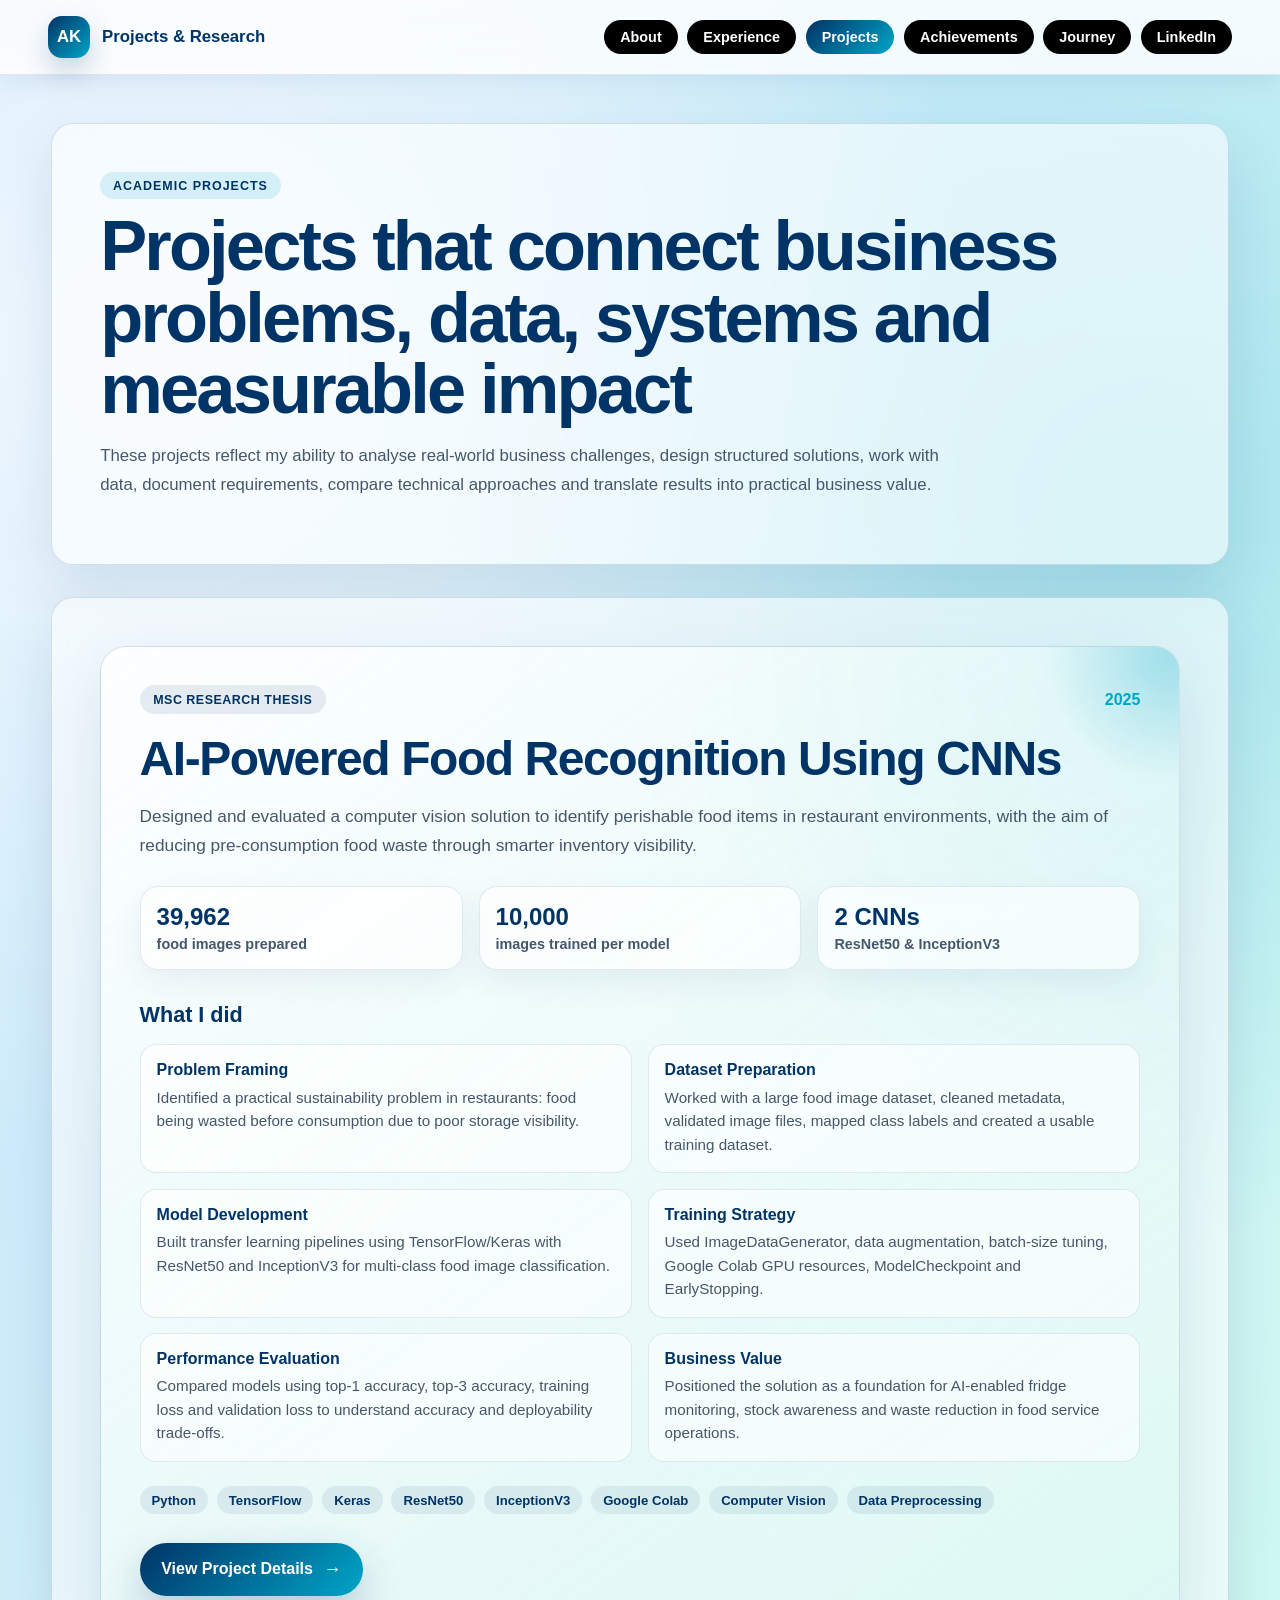
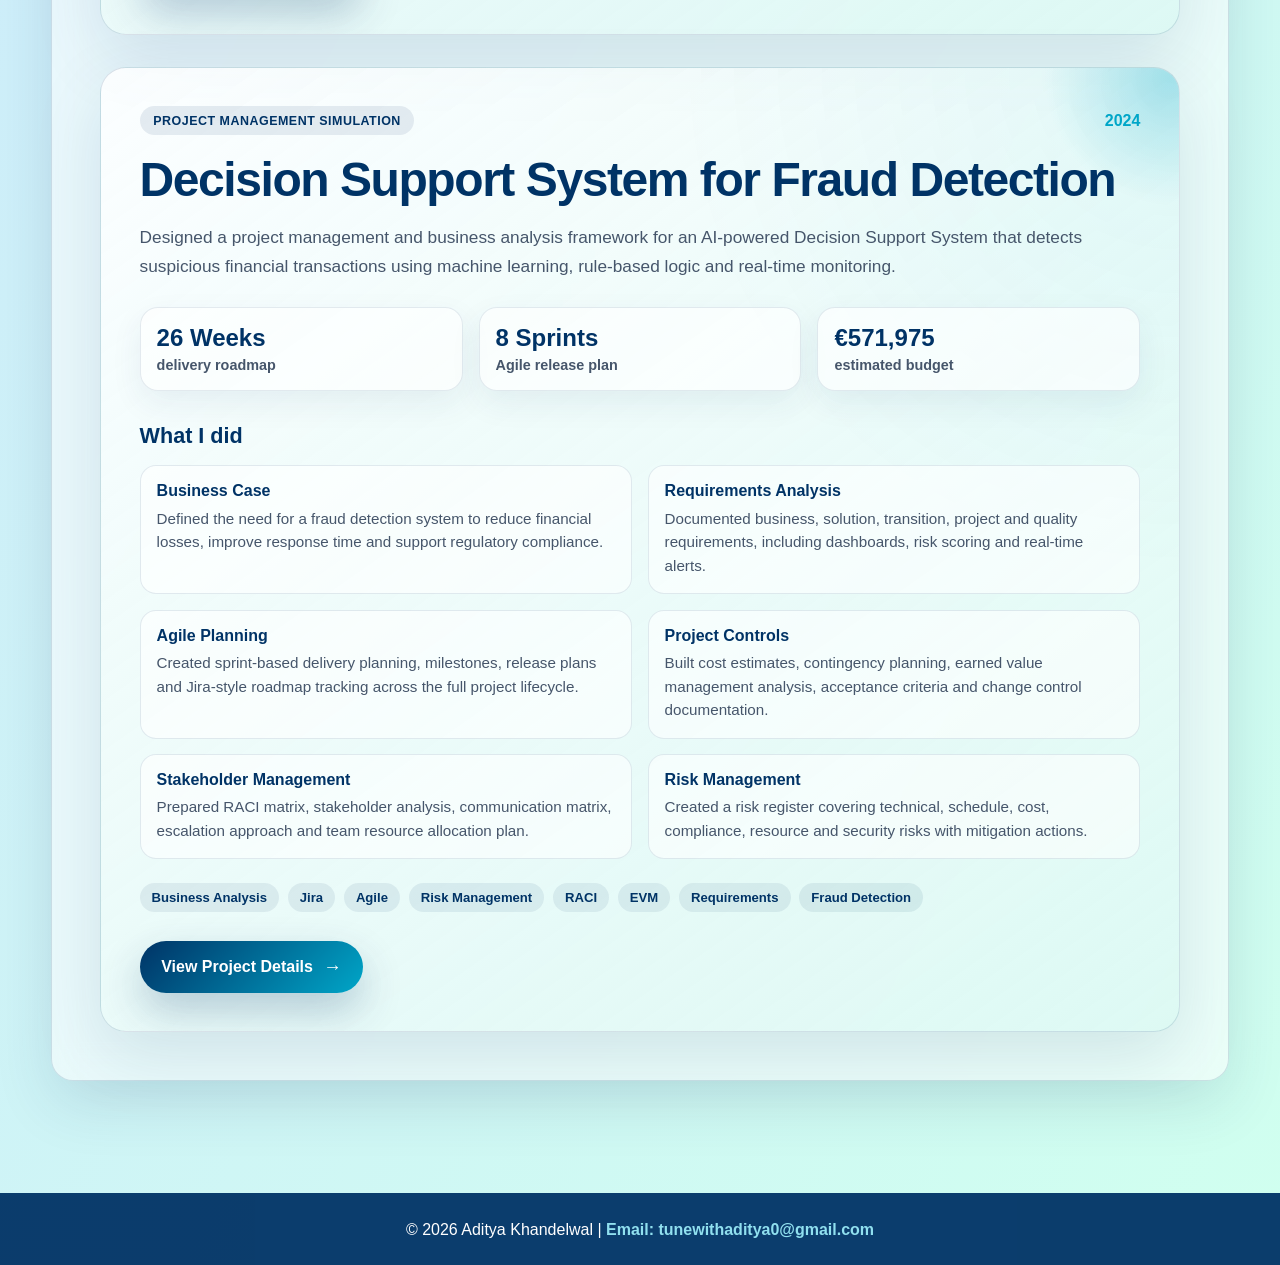
<file: research-paper.html>
<!DOCTYPE html>
<html lang="en">
<head>
  <meta charset="UTF-8" />
  <meta name="viewport" content="width=device-width, initial-scale=1.0" />
  <title>Projects | Aditya Khandelwal</title>
  <link rel="stylesheet" href="styles.css" />
</head>
<body>
  <div class="progress-bar"></div>
  <header class="site-header">
    <div class="brand"><span class="brand-mark">AK</span><span>Projects & Research</span></div>
    <nav aria-label="Main navigation">
      <a class="nav-link" href="index.html">About</a>
      <a class="nav-link" href="experience.html">Experience</a>
      <a class="nav-link" href="research-paper.html">Projects</a>
      <a class="nav-link" href="achievements.html">Achievements</a>
      <a class="nav-link" href="journey.html">Journey</a>
      <a class="nav-link" href="https://www.linkedin.com/in/aditya-khandelwal1402" target="_blank" rel="noopener">LinkedIn</a>
    </nav>
  </header>

  <main class="page-wrap">
    <section class="content reveal">
  <span class="eyebrow">Academic Projects</span>
  <h1>Projects that connect business problems, data, systems and measurable impact</h1>
  <p>
    These projects reflect my ability to analyse real-world business challenges, design structured
    solutions, work with data, document requirements, compare technical approaches and translate
    results into practical business value.
  </p>
</section>

<section class="section reveal">
  <div class="project-showcase-grid">

    <article class="portfolio-project-card">
      <div class="project-card-top">
        <span class="project-pill">MSc Research Thesis</span>
        <span class="project-year">2025</span>
      </div>

      <h2>AI-Powered Food Recognition Using CNNs</h2>

      <p class="project-summary">
        Designed and evaluated a computer vision solution to identify perishable food items in
        restaurant environments, with the aim of reducing pre-consumption food waste through
        smarter inventory visibility.
      </p>

      <div class="project-impact-strip">
        <div>
          <strong>39,962</strong>
          <span>food images prepared</span>
        </div>
        <div>
          <strong>10,000</strong>
          <span>images trained per model</span>
        </div>
        <div>
          <strong>2 CNNs</strong>
          <span>ResNet50 & InceptionV3</span>
        </div>
      </div>

      <h3>What I did</h3>

      <div class="project-work-grid">
        <div class="work-card">
          <strong>Problem Framing</strong>
          <span>Identified a practical sustainability problem in restaurants: food being wasted before consumption due to poor storage visibility.</span>
        </div>

        <div class="work-card">
          <strong>Dataset Preparation</strong>
          <span>Worked with a large food image dataset, cleaned metadata, validated image files, mapped class labels and created a usable training dataset.</span>
        </div>

        <div class="work-card">
          <strong>Model Development</strong>
          <span>Built transfer learning pipelines using TensorFlow/Keras with ResNet50 and InceptionV3 for multi-class food image classification.</span>
        </div>

        <div class="work-card">
          <strong>Training Strategy</strong>
          <span>Used ImageDataGenerator, data augmentation, batch-size tuning, Google Colab GPU resources, ModelCheckpoint and EarlyStopping.</span>
        </div>

        <div class="work-card">
          <strong>Performance Evaluation</strong>
          <span>Compared models using top-1 accuracy, top-3 accuracy, training loss and validation loss to understand accuracy and deployability trade-offs.</span>
        </div>

        <div class="work-card">
          <strong>Business Value</strong>
          <span>Positioned the solution as a foundation for AI-enabled fridge monitoring, stock awareness and waste reduction in food service operations.</span>
        </div>
      </div>

      <div class="project-tools">
        <span>Python</span>
        <span>TensorFlow</span>
        <span>Keras</span>
        <span>ResNet50</span>
        <span>InceptionV3</span>
        <span>Google Colab</span>
        <span>Computer Vision</span>
        <span>Data Preprocessing</span>
      </div>

      <div class="project-actions">
        <a class="project-btn" href="Research.pdf" target="_blank" rel="noopener">
          View Project Details
          <span>→</span>
        </a>
      </div>
    </article>

    <article class="portfolio-project-card">
      <div class="project-card-top">
        <span class="project-pill">Project Management Simulation</span>
        <span class="project-year">2024</span>
      </div>

      <h2>Decision Support System for Fraud Detection</h2>

      <p class="project-summary">
        Designed a project management and business analysis framework for an AI-powered Decision
        Support System that detects suspicious financial transactions using machine learning,
        rule-based logic and real-time monitoring.
      </p>

      <div class="project-impact-strip">
        <div>
          <strong>26 Weeks</strong>
          <span>delivery roadmap</span>
        </div>
        <div>
          <strong>8 Sprints</strong>
          <span>Agile release plan</span>
        </div>
        <div>
          <strong>€571,975</strong>
          <span>estimated budget</span>
        </div>
      </div>

      <h3>What I did</h3>

      <div class="project-work-grid">
        <div class="work-card">
          <strong>Business Case</strong>
          <span>Defined the need for a fraud detection system to reduce financial losses, improve response time and support regulatory compliance.</span>
        </div>

        <div class="work-card">
          <strong>Requirements Analysis</strong>
          <span>Documented business, solution, transition, project and quality requirements, including dashboards, risk scoring and real-time alerts.</span>
        </div>

        <div class="work-card">
          <strong>Agile Planning</strong>
          <span>Created sprint-based delivery planning, milestones, release plans and Jira-style roadmap tracking across the full project lifecycle.</span>
        </div>

        <div class="work-card">
          <strong>Project Controls</strong>
          <span>Built cost estimates, contingency planning, earned value management analysis, acceptance criteria and change control documentation.</span>
        </div>

        <div class="work-card">
          <strong>Stakeholder Management</strong>
          <span>Prepared RACI matrix, stakeholder analysis, communication matrix, escalation approach and team resource allocation plan.</span>
        </div>

        <div class="work-card">
          <strong>Risk Management</strong>
          <span>Created a risk register covering technical, schedule, cost, compliance, resource and security risks with mitigation actions.</span>
        </div>
      </div>

      <div class="project-tools">
        <span>Business Analysis</span>
        <span>Jira</span>
        <span>Agile</span>
        <span>Risk Management</span>
        <span>RACI</span>
        <span>EVM</span>
        <span>Requirements</span>
        <span>Fraud Detection</span>
      </div>

      <div class="project-actions">
        <a class="project-btn" href="Project Management- DSS Fraud Detection.pdf" target="_blank" rel="noopener">
          View Project Details
          <span>→</span>
        </a>
      </div>
    </article>

  </div>
</section>
  </main>

  <footer>
    <p>© 2026 Aditya Khandelwal | <a href="https://mail.google.com/mail/?view=cm&fs=1&to=tunewithaditya0@gmail.com" target="_blank" rel="noopener">Email: tunewithaditya0@gmail.com</a></p>
  </footer>
  <script src="script.js"></script>
</body>
</html>
</file>
<file: styles.css>
:root {
  --primary: #003366;
  --primary-dark: #002244;
  --accent: #00a6c8;
  --accent-soft: rgba(0, 166, 200, 0.14);
  --text: #102033;
  --muted: #46566b;
  --card: rgba(255, 255, 255, 0.56);
  --border: rgba(0, 51, 102, 0.14);
  --shadow: 0 22px 60px rgba(0, 51, 102, 0.12);
  --radius: 22px;
}

/* Base */

* {
  box-sizing: border-box;
}

html {
  scroll-behavior: smooth;
}

body {
  margin: 0;
  min-height: 100vh;
  font-family: "Segoe UI", Tahoma, Geneva, Verdana, sans-serif;
  color: var(--text);
  background:
    radial-gradient(circle at 12% 12%, rgba(255, 255, 255, 0.75), transparent 30%),
    radial-gradient(circle at 90% 18%, rgba(0, 166, 200, 0.18), transparent 28%),
    linear-gradient(120deg, #cde7ff 0%, #d0ffef 100%);
  overflow-x: hidden;
}

body::before {
  content: "";
  position: fixed;
  inset: 0;
  background:
    linear-gradient(rgba(255,255,255,0.18) 1px, transparent 1px),
    linear-gradient(90deg, rgba(255,255,255,0.16) 1px, transparent 1px);
  background-size: 42px 42px;
  pointer-events: none;
  opacity: 0.28;
  z-index: -1;
}

a {
  color: var(--primary);
  text-decoration: none;
}

a:hover {
  text-decoration: underline;
}

p {
  color: var(--muted);
  line-height: 1.7;
}

img {
  max-width: 100%;
}

/* Scroll Progress Bar */

.progress-bar {
  position: fixed;
  top: 0;
  left: 0;
  height: 4px;
  width: 0%;
  background: linear-gradient(90deg, var(--primary), var(--accent));
  z-index: 9999;
  box-shadow: 0 0 18px rgba(0, 166, 200, 0.45);
}

/* Header and Navigation */

.site-header {
  position: sticky;
  top: 0;
  z-index: 1000;
  display: flex;
  justify-content: space-between;
  align-items: center;
  gap: 1.5rem;
  padding: 1rem 3rem;
  background: rgba(255, 255, 255, 0.78);
  backdrop-filter: blur(18px);
  border-bottom: 1px solid rgba(0, 51, 102, 0.1);
  box-shadow: 0 8px 28px rgba(0, 51, 102, 0.08);
}

.brand {
  display: flex;
  align-items: center;
  gap: 0.75rem;
  font-weight: 800;
  color: var(--primary);
  font-size: 1.05rem;
  white-space: nowrap;
}

.brand-mark {
  display: grid;
  place-items: center;
  width: 42px;
  height: 42px;
  border-radius: 14px;
  color: #ffffff;
  background: linear-gradient(135deg, var(--primary), var(--accent));
  box-shadow: 0 12px 28px rgba(0, 51, 102, 0.22);
}

nav {
  display: flex;
  flex-wrap: wrap;
  justify-content: flex-end;
  gap: 0.6rem;
}

.nav-link {
  padding: 0.55rem 1rem;
  background: #000000;
  color: #ffffff;
  border-radius: 999px;
  font-weight: 700;
  font-size: 0.9rem;
  transition: transform 0.28s ease, background 0.28s ease, box-shadow 0.28s ease;
}

.nav-link:hover {
  background: var(--primary);
  transform: translateY(-3px);
  text-decoration: none;
  box-shadow: 0 14px 32px rgba(0, 51, 102, 0.2);
}

.nav-link.active {
  background: linear-gradient(135deg, var(--primary), var(--accent));
}

/* Layout */

.page-wrap {
  width: min(1180px, 92%);
  margin: 0 auto;
  padding: 3rem 0;
}

.content,
.section {
  background: var(--card);
  border: 1px solid var(--border);
  border-radius: var(--radius);
  box-shadow: var(--shadow);
  backdrop-filter: blur(16px);
  padding: clamp(1.6rem, 4vw, 3rem);
  margin-bottom: 2rem;
}

.section h2,
.content h1,
.content h2 {
  color: var(--primary);
}

.content h1 {
  font-size: clamp(2.2rem, 6vw, 4.4rem);
  line-height: 1.02;
  margin: 0.65rem 0 1rem;
  letter-spacing: -0.04em;
}

.content h2,
.section h2 {
  font-size: clamp(1.9rem, 4vw, 3.2rem);
  line-height: 1.08;
  margin: 0 0 1.5rem;
  letter-spacing: -0.03em;
}

.content p {
  max-width: 850px;
  font-size: 1.05rem;
}

.eyebrow {
  display: inline-flex;
  align-items: center;
  gap: 0.45rem;
  padding: 0.42rem 0.8rem;
  border-radius: 999px;
  background: var(--accent-soft);
  color: var(--primary);
  font-weight: 800;
  font-size: 0.78rem;
  letter-spacing: 0.08em;
  text-transform: uppercase;
}

/* Hero Section */

.hero {
  display: grid;
  grid-template-columns: 1.4fr 0.8fr;
  gap: 2.5rem;
  align-items: center;
}

.hero-text p {
  font-size: 1.06rem;
}

.hero-actions {
  display: flex;
  flex-wrap: wrap;
  gap: 0.9rem;
  margin-top: 1.5rem;
}

.btn {
  display: inline-flex;
  align-items: center;
  justify-content: center;
  padding: 0.85rem 1.2rem;
  border-radius: 999px;
  font-weight: 800;
  border: 1px solid var(--border);
  transition: transform 0.28s ease, box-shadow 0.28s ease, background 0.28s ease;
}

.btn-primary {
  background: linear-gradient(135deg, var(--primary), var(--accent));
  color: #ffffff;
  box-shadow: 0 16px 38px rgba(0, 51, 102, 0.22);
}

.btn-secondary {
  background: rgba(255, 255, 255, 0.65);
  color: var(--primary);
}

.btn:hover {
  transform: translateY(-4px);
  text-decoration: none;
  box-shadow: 0 22px 50px rgba(0, 51, 102, 0.18);
}

.hero-image {
  text-align: center;
}

.profile-card {
  background: rgba(255, 255, 255, 0.58);
  border: 1px solid var(--border);
  border-radius: 28px;
  padding: 1.5rem;
  box-shadow: var(--shadow);
  transform-style: preserve-3d;
  transition: transform 0.35s ease, box-shadow 0.35s ease;
}

.profile-card:hover {
  transform: translateY(-10px) rotateX(4deg) rotateY(-4deg);
  box-shadow: 0 35px 85px rgba(0, 51, 102, 0.18);
}

.profile-card img {
  width: 230px;
  height: 230px;
  object-fit: cover;
  border-radius: 50%;
  border: 5px solid var(--primary);
  box-shadow: 0 20px 45px rgba(0, 51, 102, 0.18);
}

.profile-card h2,
.profile-card h1 {
  color: var(--primary);
  margin-bottom: 0.25rem;
}

/* Portfolio Highlight Cards */

.highlight-grid {
  display: grid;
  grid-template-columns: repeat(4, 1fr);
  gap: 1.25rem;
  margin-top: 2rem;
}

.highlight-card {
  background: rgba(255, 255, 255, 0.55);
  border: 1px solid rgba(0, 51, 102, 0.12);
  border-radius: 18px;
  padding: 1.5rem;
  min-height: 165px;
  box-shadow: 0 18px 45px rgba(0, 51, 102, 0.08);
  transition: transform 0.35s ease, box-shadow 0.35s ease, border-color 0.35s ease;
  transform-style: preserve-3d;
}

.highlight-card h3 {
  font-size: 1.8rem;
  margin: 0 0 0.7rem;
  color: var(--primary);
}

.highlight-card p {
  margin: 0;
  color: var(--muted);
  line-height: 1.55;
  font-size: 1rem;
}

.highlight-card:hover {
  transform: translateY(-10px) rotateX(4deg) rotateY(-4deg);
  box-shadow: 0 26px 70px rgba(0, 51, 102, 0.16);
  border-color: rgba(0, 51, 102, 0.25);
}

/* Skills and Cards */

.skill-grid,
.card-grid {
  display: grid;
  grid-template-columns: repeat(3, 1fr);
  gap: 1.25rem;
  margin-top: 1.5rem;
}

.skill-card,
.info-card,
.project-card {
  background: rgba(255, 255, 255, 0.55);
  border: 1px solid var(--border);
  border-radius: 18px;
  padding: 1.35rem;
  box-shadow: 0 16px 42px rgba(0, 51, 102, 0.08);
  transition: transform 0.3s ease, box-shadow 0.3s ease;
}

.skill-card:hover,
.info-card:hover,
.project-card:hover {
  transform: translateY(-8px);
  box-shadow: 0 28px 65px rgba(0, 51, 102, 0.15);
}

.skill-card h3,
.info-card h3,
.project-card h3 {
  color: var(--primary);
  margin-top: 0;
}

.tag-row {
  display: flex;
  flex-wrap: wrap;
  gap: 0.55rem;
  margin-top: 1rem;
}

.tag {
  padding: 0.4rem 0.7rem;
  border-radius: 999px;
  background: rgba(0, 51, 102, 0.08);
  color: var(--primary);
  font-weight: 700;
  font-size: 0.82rem;
}

/* 3D Scroll Analytics Panel */

.scroll-3d-section {
  display: grid;
  grid-template-columns: 1fr 1fr;
  gap: 3rem;
  align-items: center;
  perspective: 1200px;
  overflow: hidden;
}

.scroll-3d-copy h2 {
  font-size: clamp(2rem, 4vw, 3.4rem);
  color: var(--primary);
  line-height: 1.05;
}

.scroll-3d-copy p {
  font-size: 1.05rem;
  color: var(--muted);
  line-height: 1.75;
}

.scroll-3d-stage {
  min-height: 420px;
  display: grid;
  place-items: center;
  perspective: 1400px;
}

.insight-panel {
  width: min(420px, 90vw);
  padding: 1.4rem;
  border-radius: 28px;
  background:
    linear-gradient(145deg, rgba(255,255,255,0.82), rgba(210,245,239,0.58)),
    radial-gradient(circle at top left, rgba(0,119,182,0.18), transparent 40%);
  border: 1px solid rgba(0, 51, 102, 0.18);
  box-shadow:
    0 35px 90px rgba(0, 51, 102, 0.20),
    inset 0 1px 0 rgba(255,255,255,0.85);
  transform: rotateX(10deg) rotateY(-18deg) translateY(0);
  transform-style: preserve-3d;
  transition: transform 0.15s linear;
  position: relative;
}

.insight-panel::before {
  content: "";
  position: absolute;
  inset: -2px;
  border-radius: 30px;
  background: linear-gradient(120deg, rgba(0,51,102,0.16), rgba(0,180,216,0.08), transparent);
  z-index: -1;
  filter: blur(12px);
}

.panel-top {
  display: flex;
  justify-content: space-between;
  gap: 1rem;
  font-size: 0.82rem;
  color: var(--primary);
  font-weight: 800;
  margin-bottom: 1.4rem;
}

.panel-metric {
  background: rgba(255,255,255,0.58);
  border: 1px solid rgba(0,51,102,0.09);
  border-radius: 16px;
  padding: 1rem;
  margin-bottom: 0.9rem;
  transform: translateZ(28px);
}

.panel-metric strong {
  display: block;
  color: var(--primary);
  font-size: 1.05rem;
  margin-bottom: 0.25rem;
}

.panel-metric span {
  color: var(--muted);
  font-size: 0.92rem;
}

.panel-bars {
  margin-top: 1.2rem;
  display: grid;
  gap: 0.65rem;
}

.panel-bars span {
  display: block;
  height: 10px;
  border-radius: 999px;
  background: linear-gradient(90deg, var(--primary), var(--accent));
  box-shadow: 0 8px 18px rgba(0, 51, 102, 0.18);
}

/* Timeline / Journey */

.timeline {
  position: relative;
  display: grid;
  gap: 1.25rem;
}

.timeline::before {
  content: "";
  position: absolute;
  left: 18px;
  top: 8px;
  bottom: 8px;
  width: 3px;
  border-radius: 999px;
  background: linear-gradient(var(--primary), var(--accent));
  opacity: 0.32;
}

.timeline-item {
  position: relative;
  margin-left: 3rem;
  padding: 1.4rem 1.5rem;
  background: rgba(255,255,255,0.58);
  border: 1px solid var(--border);
  border-radius: 18px;
  box-shadow: 0 16px 42px rgba(0, 51, 102, 0.08);
  transition: transform 0.3s ease, box-shadow 0.3s ease;
}

.timeline-item::before {
  content: "";
  position: absolute;
  left: -2.55rem;
  top: 1.5rem;
  width: 16px;
  height: 16px;
  border-radius: 50%;
  background: linear-gradient(135deg, var(--primary), var(--accent));
  box-shadow: 0 0 0 6px rgba(0, 166, 200, 0.12);
}

.timeline-item:hover {
  transform: translateX(8px);
  box-shadow: 0 26px 70px rgba(0, 51, 102, 0.14);
}

.timeline-item h2,
.timeline-item h3 {
  margin: 0 0 0.7rem;
  color: var(--primary);
}

/* Certifications */

.cert-icons {
  display: grid;
  gap: 1rem;
  margin-top: 1.25rem;
}

.cert-entry {
  display: flex;
  align-items: center;
  gap: 1rem;
  padding: 1rem;
  background: rgba(255,255,255,0.56);
  border: 1px solid var(--border);
  border-radius: 16px;
  position: relative;
  box-shadow: 0 12px 34px rgba(0, 51, 102, 0.08);
}

.cert-entry img {
  width: 48px;
  height: 48px;
  object-fit: cover;
  cursor: pointer;
  border-radius: 12px;
  transition: transform 0.3s ease;
}

.cert-entry img:hover {
  transform: scale(1.12) rotate(-3deg);
}

.tooltip {
  visibility: hidden;
  opacity: 0;
  position: absolute;
  top: -34px;
  left: 1rem;
  background: var(--primary);
  color: #ffffff;
  padding: 0.35rem 0.65rem;
  border-radius: 8px;
  font-size: 0.75rem;
  transition: opacity 0.25s ease;
}

.cert-entry:hover .tooltip {
  visibility: visible;
  opacity: 1;
}

/* Modal */

.modal {
  display: none;
  position: fixed;
  z-index: 10000;
  inset: 0;
  padding: 5rem 1rem;
  overflow: auto;
  background: rgba(0,0,0,0.78);
  backdrop-filter: blur(10px);
}

.modal-content {
  display: block;
  max-width: min(900px, 92vw);
  max-height: 82vh;
  margin: auto;
  border-radius: 18px;
  box-shadow: 0 30px 90px rgba(0,0,0,0.45);
}

.close {
  position: fixed;
  top: 2rem;
  right: 2rem;
  color: #ffffff;
  font-size: 2.6rem;
  font-weight: 800;
  cursor: pointer;
}

/* Footer */

footer {
  text-align: center;
  padding: 1.4rem 1rem;
  background: rgba(0, 51, 102, 0.95);
  color: #ffffff;
  margin-top: 2rem;
}

footer p {
  margin: 0;
  color: #ffffff;
}

footer a {
  color: #90e0ef;
  font-weight: 700;
}

/* Reveal Animations */

.reveal {
  opacity: 0;
  transform: translateY(28px);
  transition: opacity 0.8s ease, transform 0.8s ease;
}

.reveal.visible {
  opacity: 1;
  transform: translateY(0);
}

.float-in-left {
  animation: floatInLeft 1s ease both;
}

.float-in-right {
  animation: floatInRight 1s ease both;
}

@keyframes floatInLeft {
  from {
    opacity: 0;
    transform: translateX(-45px);
  }

  to {
    opacity: 1;
    transform: translateX(0);
  }
}

@keyframes floatInRight {
  from {
    opacity: 0;
    transform: translateX(45px);
  }

  to {
    opacity: 1;
    transform: translateX(0);
  }
}

/* Accessibility */

@media (prefers-reduced-motion: reduce) {
  * {
    animation: none !important;
    transition: none !important;
    scroll-behavior: auto !important;
  }

  .reveal {
    opacity: 1;
    transform: none;
  }

  .insight-panel {
    transform: none !important;
  }
}

/* Responsive Design */

@media (max-width: 1050px) {
  .site-header {
    padding: 1rem 1.5rem;
    align-items: flex-start;
    flex-direction: column;
  }

  nav {
    justify-content: flex-start;
  }

  .hero {
    grid-template-columns: 1fr;
  }

  .highlight-grid {
    grid-template-columns: repeat(2, 1fr);
  }

  .scroll-3d-section {
    grid-template-columns: 1fr;
  }

  .skill-grid,
  .card-grid {
    grid-template-columns: repeat(2, 1fr);
  }
}

@media (max-width: 680px) {
  .page-wrap {
    width: 94%;
    padding: 1.5rem 0;
  }

  .site-header {
    padding: 1rem;
  }

  nav {
    width: 100%;
  }

  .nav-link {
    flex: 1 1 auto;
    text-align: center;
    font-size: 0.82rem;
    padding: 0.55rem 0.8rem;
  }

  .content,
  .section {
    padding: 1.35rem;
    border-radius: 18px;
  }

  .highlight-grid,
  .skill-grid,
  .card-grid {
    grid-template-columns: 1fr;
  }

  .highlight-card {
    min-height: auto;
  }

  .profile-card img {
    width: 180px;
    height: 180px;
  }

  .scroll-3d-stage {
    min-height: 320px;
  }

  .insight-panel {
    transform: none;
  }

  .timeline::before {
    left: 10px;
  }

  .timeline-item {
    margin-left: 2rem;
    padding: 1.1rem;
  }

  .timeline-item::before {
    left: -1.95rem;
  }

  .cert-entry {
    align-items: flex-start;
  }
}

/* Project Cards and Attractive Buttons */

.project-showcase-grid {
  display: grid;
  grid-template-columns: 1fr;
  gap: 2rem;
}

.portfolio-project-card {
  position: relative;
  overflow: hidden;
  background:
    linear-gradient(145deg, rgba(255, 255, 255, 0.82), rgba(210, 245, 239, 0.55)),
    radial-gradient(circle at top right, rgba(0, 166, 200, 0.18), transparent 35%);
  border: 1px solid rgba(0, 51, 102, 0.14);
  border-radius: 26px;
  padding: clamp(1.4rem, 4vw, 2.4rem);
  box-shadow: 0 24px 70px rgba(0, 51, 102, 0.12);
  transition: transform 0.35s ease, box-shadow 0.35s ease, border-color 0.35s ease;
}

.portfolio-project-card::before {
  content: "";
  position: absolute;
  top: -120px;
  right: -120px;
  width: 260px;
  height: 260px;
  background: radial-gradient(circle, rgba(0, 166, 200, 0.28), transparent 68%);
  pointer-events: none;
}

.portfolio-project-card:hover {
  transform: translateY(-10px);
  box-shadow: 0 34px 90px rgba(0, 51, 102, 0.18);
  border-color: rgba(0, 51, 102, 0.26);
}

.project-card-top {
  display: flex;
  justify-content: space-between;
  gap: 1rem;
  flex-wrap: wrap;
  align-items: center;
  margin-bottom: 1.2rem;
}

.project-pill {
  display: inline-flex;
  align-items: center;
  padding: 0.45rem 0.85rem;
  border-radius: 999px;
  background: rgba(0, 51, 102, 0.09);
  color: var(--primary);
  font-size: 0.78rem;
  font-weight: 900;
  letter-spacing: 0.04em;
  text-transform: uppercase;
}

.project-year {
  font-weight: 900;
  color: var(--accent);
}

.portfolio-project-card h2 {
  color: var(--primary);
  font-size: clamp(1.8rem, 4vw, 3rem);
  line-height: 1.08;
  margin: 0 0 1rem;
  letter-spacing: -0.03em;
}

.project-summary {
  font-size: 1.08rem;
  max-width: 980px;
  color: var(--muted);
  margin-bottom: 1.6rem;
}

.project-impact-strip {
  display: grid;
  grid-template-columns: repeat(3, 1fr);
  gap: 1rem;
  margin: 1.6rem 0 2rem;
}

.project-impact-strip div {
  background: rgba(255, 255, 255, 0.62);
  border: 1px solid rgba(0, 51, 102, 0.1);
  border-radius: 18px;
  padding: 1rem;
  box-shadow: 0 12px 32px rgba(0, 51, 102, 0.07);
}

.project-impact-strip strong {
  display: block;
  color: var(--primary);
  font-size: 1.5rem;
  margin-bottom: 0.25rem;
}

.project-impact-strip span {
  color: var(--muted);
  font-size: 0.9rem;
  font-weight: 700;
}

.portfolio-project-card h3 {
  color: var(--primary);
  margin: 1.4rem 0 1rem;
  font-size: 1.35rem;
}

.project-work-grid {
  display: grid;
  grid-template-columns: repeat(2, 1fr);
  gap: 0.95rem;
}

.work-card {
  background: rgba(255, 255, 255, 0.58);
  border: 1px solid rgba(0, 51, 102, 0.1);
  border-radius: 16px;
  padding: 1rem;
  transition: transform 0.28s ease, box-shadow 0.28s ease;
}

.work-card:hover {
  transform: translateY(-5px);
  box-shadow: 0 18px 42px rgba(0, 51, 102, 0.12);
}

.work-card strong {
  display: block;
  color: var(--primary);
  margin-bottom: 0.4rem;
  font-size: 1rem;
}

.work-card span {
  color: var(--muted);
  line-height: 1.55;
  font-size: 0.95rem;
}

.project-tools {
  display: flex;
  flex-wrap: wrap;
  gap: 0.55rem;
  margin-top: 1.5rem;
}

.project-tools span {
  padding: 0.42rem 0.75rem;
  border-radius: 999px;
  background: rgba(0, 51, 102, 0.08);
  color: var(--primary);
  font-weight: 800;
  font-size: 0.82rem;
}

.project-actions {
  margin-top: 1.8rem;
}

.project-btn {
  position: relative;
  display: inline-flex;
  align-items: center;
  gap: 0.65rem;
  padding: 0.95rem 1.35rem;
  border-radius: 999px;
  color: #ffffff;
  font-weight: 900;
  background: linear-gradient(135deg, var(--primary), var(--accent));
  box-shadow: 0 18px 42px rgba(0, 51, 102, 0.24);
  overflow: hidden;
  transition: transform 0.3s ease, box-shadow 0.3s ease, gap 0.3s ease;
}

.project-btn::before {
  content: "";
  position: absolute;
  top: 0;
  left: -90%;
  width: 70%;
  height: 100%;
  background: linear-gradient(90deg, transparent, rgba(255, 255, 255, 0.38), transparent);
  transform: skewX(-20deg);
  transition: left 0.55s ease;
}

.project-btn span {
  position: relative;
  z-index: 1;
  font-size: 1.15rem;
  transition: transform 0.3s ease;
}

.project-btn {
  text-decoration: none;
}

.project-btn:hover {
  gap: 1rem;
  transform: translateY(-4px);
  box-shadow: 0 26px 62px rgba(0, 51, 102, 0.32);
  text-decoration: none;
}

.project-btn:hover::before {
  left: 125%;
}

.project-btn:hover span {
  transform: translateX(3px);
}

@media (max-width: 800px) {
  .project-impact-strip,
  .project-work-grid {
    grid-template-columns: 1fr;
  }

  .project-btn {
    width: 100%;
    justify-content: center;
  }
}

/* Custom OpenWidget Floating Button */

.custom-contact-widget {
  position: fixed;
  right: 24px;
  bottom: 24px;
  z-index: 999999;
  display: flex;
  align-items: center;
  gap: 0.65rem;
  border: none;
  cursor: pointer;
  padding: 0.9rem 1.15rem;
  border-radius: 999px;
  background: linear-gradient(135deg, #003366, #00a6c8);
  color: #ffffff;
  font-family: "Segoe UI", Tahoma, Geneva, Verdana, sans-serif;
  font-weight: 900;
  font-size: 0.95rem;
  box-shadow: 0 18px 45px rgba(0, 51, 102, 0.32);
  transition: transform 0.28s ease, box-shadow 0.28s ease, gap 0.28s ease;
}

.custom-contact-widget:hover {
  transform: translateY(-5px);
  gap: 0.9rem;
  box-shadow: 0 26px 65px rgba(0, 51, 102, 0.42);
}

.custom-contact-icon {
  width: 34px;
  height: 34px;
  display: grid;
  place-items: center;
  border-radius: 50%;
  background: rgba(255, 255, 255, 0.22);
  font-size: 1.1rem;
}

.custom-contact-text {
  white-space: nowrap;
}

@media (max-width: 680px) {
  .custom-contact-widget {
    right: 16px;
    bottom: 16px;
    padding: 0.85rem;
  }

  .custom-contact-text {
    display: none;
  }

  .custom-contact-icon {
    width: 38px;
    height: 38px;
  }
}

/* Experience Page - Finance Analytics Focus */

.experience-hero p {
  max-width: 980px;
  font-size: 1.08rem;
}

.experience-card,
.supporting-card,
.capability-card {
  background:
    linear-gradient(145deg, rgba(255, 255, 255, 0.78), rgba(210, 245, 239, 0.48)),
    radial-gradient(circle at top right, rgba(0, 166, 200, 0.14), transparent 35%);
  border: 1px solid rgba(0, 51, 102, 0.13);
  border-radius: 24px;
  padding: clamp(1.25rem, 3vw, 2rem);
  box-shadow: 0 20px 58px rgba(0, 51, 102, 0.1);
  transition: transform 0.3s ease, box-shadow 0.3s ease, border-color 0.3s ease;
}

.experience-card:hover,
.supporting-card:hover,
.capability-card:hover {
  transform: translateY(-8px);
  box-shadow: 0 30px 78px rgba(0, 51, 102, 0.16);
  border-color: rgba(0, 51, 102, 0.24);
}

.featured-experience {
  position: relative;
  overflow: hidden;
}

.featured-experience::before {
  content: "";
  position: absolute;
  width: 260px;
  height: 260px;
  right: -120px;
  top: -120px;
  border-radius: 50%;
  background: radial-gradient(circle, rgba(0, 166, 200, 0.22), transparent 68%);
  pointer-events: none;
}

.experience-header {
  display: flex;
  justify-content: space-between;
  gap: 1.5rem;
  align-items: flex-start;
  flex-wrap: wrap;
  margin-bottom: 1rem;
}

.experience-company {
  display: inline-flex;
  color: var(--primary);
  font-weight: 900;
  letter-spacing: 0.02em;
  margin-bottom: 0.4rem;
}

.experience-header h2,
.supporting-card h3,
.capability-card h3 {
  color: var(--primary);
  margin: 0 0 0.45rem;
}

.experience-meta {
  color: var(--muted);
  font-weight: 700;
  margin: 0;
}

.experience-badge {
  display: grid;
  place-items: center;
  min-width: 98px;
  min-height: 98px;
  border-radius: 50%;
  color: #ffffff;
  background: linear-gradient(135deg, var(--primary), var(--accent));
  font-weight: 900;
  box-shadow: 0 18px 42px rgba(0, 51, 102, 0.22);
}

.experience-summary {
  font-size: 1.05rem;
  max-width: 1050px;
}

.impact-summary-grid {
  display: grid;
  grid-template-columns: repeat(4, 1fr);
  gap: 0.95rem;
  margin-top: 1.5rem;
}

.impact-box {
  background: rgba(255, 255, 255, 0.62);
  border: 1px solid rgba(0, 51, 102, 0.1);
  border-radius: 18px;
  padding: 1rem;
  box-shadow: 0 12px 32px rgba(0, 51, 102, 0.07);
}

.impact-box strong {
  display: block;
  color: var(--primary);
  font-size: 1.35rem;
  margin-bottom: 0.35rem;
}

.impact-box span {
  display: block;
  color: var(--muted);
  line-height: 1.45;
  font-size: 0.92rem;
}

.experience-timeline {
  display: grid;
  gap: 1rem;
}

.experience-step {
  display: grid;
  grid-template-columns: 70px 1fr;
  gap: 1rem;
  align-items: start;
  background: rgba(255, 255, 255, 0.58);
  border: 1px solid rgba(0, 51, 102, 0.1);
  border-radius: 20px;
  padding: 1.2rem;
  box-shadow: 0 14px 38px rgba(0, 51, 102, 0.08);
  transition: transform 0.3s ease, box-shadow 0.3s ease;
}

.experience-step:hover {
  transform: translateX(8px);
  box-shadow: 0 22px 54px rgba(0, 51, 102, 0.13);
}

.step-number {
  display: grid;
  place-items: center;
  width: 54px;
  height: 54px;
  border-radius: 18px;
  background: linear-gradient(135deg, var(--primary), var(--accent));
  color: #ffffff;
  font-weight: 900;
  box-shadow: 0 12px 28px rgba(0, 51, 102, 0.18);
}

.experience-step h3 {
  margin: 0 0 0.4rem;
  color: var(--primary);
}

.experience-step p {
  margin: 0;
}

.capability-grid,
.supporting-experience-grid {
  display: grid;
  grid-template-columns: repeat(2, 1fr);
  gap: 1.25rem;
}

.capability-card p,
.supporting-card p {
  margin-bottom: 0;
}

.tool-cloud {
  display: flex;
  flex-wrap: wrap;
  gap: 0.65rem;
}

.tool-cloud span {
  padding: 0.5rem 0.85rem;
  border-radius: 999px;
  background: rgba(0, 51, 102, 0.08);
  color: var(--primary);
  border: 1px solid rgba(0, 51, 102, 0.09);
  font-weight: 800;
  font-size: 0.9rem;
  transition: transform 0.25s ease, background 0.25s ease;
}

.tool-cloud span:hover {
  transform: translateY(-3px);
  background: rgba(0, 166, 200, 0.14);
}

@media (max-width: 950px) {
  .impact-summary-grid {
    grid-template-columns: repeat(2, 1fr);
  }

  .capability-grid,
  .supporting-experience-grid {
    grid-template-columns: 1fr;
  }
}

@media (max-width: 680px) {
  .experience-header {
    flex-direction: column;
  }

  .experience-badge {
    min-width: auto;
    min-height: auto;
    border-radius: 999px;
    padding: 0.7rem 1rem;
  }

  .impact-summary-grid {
    grid-template-columns: 1fr;
  }

  .experience-step {
    grid-template-columns: 1fr;
  }

  .experience-step:hover {
    transform: translateY(-5px);
  }
}
/* Modern Career Timeline */

.career-timeline-modern {
  position: relative;
  margin-top: 2rem;
  padding-left: 2.8rem;
}

.career-timeline-modern::before {
  content: "";
  position: absolute;
  left: 14px;
  top: 8px;
  bottom: 8px;
  width: 4px;
  border-radius: 999px;
  background: linear-gradient(180deg, #003366 0%, #00a6c8 100%);
  box-shadow: 0 0 18px rgba(0, 166, 200, 0.18);
}

.career-milestone {
  position: relative;
  margin-bottom: 1.5rem;
}

.milestone-marker {
  position: absolute;
  left: -2.8rem;
  top: 1.35rem;
  width: 18px;
  height: 18px;
  border-radius: 50%;
  background: linear-gradient(135deg, #003366, #00a6c8);
  box-shadow:
    0 0 0 6px rgba(0, 166, 200, 0.10),
    0 8px 20px rgba(0, 51, 102, 0.18);
}

.milestone-card {
  background:
    linear-gradient(145deg, rgba(255, 255, 255, 0.82), rgba(210, 245, 239, 0.48)),
    radial-gradient(circle at top right, rgba(0, 166, 200, 0.10), transparent 35%);
  border: 1px solid rgba(0, 51, 102, 0.12);
  border-radius: 22px;
  padding: 1.35rem 1.4rem;
  box-shadow: 0 18px 48px rgba(0, 51, 102, 0.08);
  transition: transform 0.3s ease, box-shadow 0.3s ease, border-color 0.3s ease;
}

.milestone-card:hover {
  transform: translateX(8px);
  box-shadow: 0 28px 70px rgba(0, 51, 102, 0.14);
  border-color: rgba(0, 51, 102, 0.22);
}

.milestone-tag {
  display: inline-flex;
  align-items: center;
  padding: 0.42rem 0.8rem;
  border-radius: 999px;
  background: rgba(0, 51, 102, 0.08);
  color: var(--primary);
  font-size: 0.78rem;
  font-weight: 900;
  letter-spacing: 0.04em;
  text-transform: uppercase;
  margin-bottom: 0.75rem;
}

.milestone-card h3 {
  margin: 0 0 0.6rem;
  color: var(--primary);
  font-size: 1.3rem;
  line-height: 1.2;
}

.milestone-card p {
  margin: 0;
  color: var(--muted);
  line-height: 1.7;
  font-size: 0.98rem;
}

@media (max-width: 680px) {
  .career-timeline-modern {
    padding-left: 2.2rem;
  }

  .career-timeline-modern::before {
    left: 10px;
  }

  .milestone-marker {
    left: -2.2rem;
    width: 16px;
    height: 16px;
  }

  .milestone-card {
    padding: 1.1rem;
  }

  .milestone-card:hover {
    transform: translateY(-4px);
  }
}
/* Circular Profile Picture */

.profile-card {
  display: flex;
  flex-direction: column;
  align-items: center;
  background: transparent;
  border: none;
  box-shadow: none;
}

.profile-card img,
.hero-image img {
  width: 300px;
  height: 300px;
  border-radius: 50%;
  object-fit: cover;
  object-position: center top;
  border: 6px solid #ffffff;
  outline: 4px solid rgba(0, 51, 102, 0.22);
  box-shadow: 0 24px 60px rgba(0, 51, 102, 0.22);
}

.profile-card h2,
.profile-card h1 {
  margin-top: 1.2rem;
  text-align: center;
}
/* Premium Homepage Hero */

.hero-premium {
  width: min(1420px, 94%);
  margin: 0 auto;
  padding: clamp(3rem, 7vw, 6rem) clamp(1rem, 3vw, 2.5rem);
  display: grid;
  grid-template-columns: 1.12fr 0.88fr;
  align-items: center;
  gap: clamp(2rem, 5vw, 5rem);
  position: relative;
  overflow: hidden;
}

.hero-premium::before {
  content: "";
  position: absolute;
  width: 420px;
  height: 420px;
  left: -160px;
  top: 10%;
  border-radius: 50%;
  background: radial-gradient(circle, rgba(0, 166, 200, 0.18), transparent 65%);
  pointer-events: none;
}

.hero-premium-copy {
  position: relative;
  z-index: 2;
  max-width: 860px;
}

.hero-eyebrow {
  display: inline-flex;
  align-items: center;
  padding: 0.48rem 0.9rem;
  border-radius: 999px;
  background: rgba(0, 166, 200, 0.14);
  color: #003366;
  font-weight: 900;
  font-size: 0.78rem;
  letter-spacing: 0.12em;
  text-transform: uppercase;
  box-shadow: 0 10px 26px rgba(0, 51, 102, 0.08);
}

.hero-premium-title {
  margin: 1.3rem 0 1rem;
  line-height: 0.98;
  letter-spacing: -0.06em;
}

.hero-title-line {
  display: block;
  font-size: clamp(2rem, 4vw, 3.3rem);
  color: #17263a;
  font-weight: 800;
  margin-bottom: 0.35rem;
}

.hero-gradient-name {
  display: inline-block;
  font-size: clamp(2.9rem, 6.5vw, 6.2rem);
  font-weight: 950;
  background: linear-gradient(
    270deg,
    #003366,
    #006494,
    #00a6c8,
    #64dfdf,
    #003366
  );
  background-size: 500% 500%;
  -webkit-background-clip: text;
  -webkit-text-fill-color: transparent;
  background-clip: text;
  color: transparent;
  animation: heroGradientMove 7s ease infinite;
  position: relative;
}

.hero-gradient-name::after {
  content: "";
  display: block;
  width: min(330px, 48%);
  height: 7px;
  margin-top: 0.65rem;
  border-radius: 999px;
  background: linear-gradient(90deg, #003366, #00a6c8, #64dfdf);
  background-size: 250% 250%;
  animation: heroGradientMove 7s ease infinite;
  box-shadow: 0 10px 28px rgba(0, 166, 200, 0.28);
}

@keyframes heroGradientMove {
  0% {
    background-position: 0% 50%;
  }

  50% {
    background-position: 100% 50%;
  }

  100% {
    background-position: 0% 50%;
  }
}

.hero-role-line {
  font-size: clamp(1.05rem, 2vw, 1.35rem);
  color: #34475f;
  font-weight: 850;
  margin: 1.5rem 0 1.2rem;
}

.hero-role-line span {
  color: #00a6c8;
  margin: 0 0.35rem;
}

.hero-premium-text {
  max-width: 820px;
  color: #46566b;
  font-size: clamp(1rem, 1.6vw, 1.14rem);
  line-height: 1.75;
  margin: 0 0 0.9rem;
}

.hero-skill-strip {
  display: flex;
  flex-wrap: wrap;
  gap: 0.65rem;
  margin: 1.6rem 0 2rem;
}

.hero-skill-strip span {
  padding: 0.5rem 0.85rem;
  border-radius: 999px;
  background: rgba(255, 255, 255, 0.62);
  border: 1px solid rgba(0, 51, 102, 0.1);
  color: #003366;
  font-weight: 850;
  font-size: 0.86rem;
  box-shadow: 0 10px 24px rgba(0, 51, 102, 0.06);
  transition: transform 0.28s ease, background 0.28s ease;
}

.hero-skill-strip span:hover {
  transform: translateY(-4px);
  background: rgba(0, 166, 200, 0.14);
}

.hero-premium-actions {
  display: flex;
  flex-wrap: wrap;
  gap: 0.9rem;
  align-items: center;
}

.hero-btn {
  display: inline-flex;
  align-items: center;
  justify-content: center;
  gap: 0.55rem;
  padding: 0.92rem 1.25rem;
  border-radius: 999px;
  font-weight: 900;
  text-decoration: none;
  transition: transform 0.28s ease, box-shadow 0.28s ease, gap 0.28s ease;
}

.hero-btn:hover {
  transform: translateY(-4px);
  text-decoration: none;
  gap: 0.85rem;
}

.hero-btn-primary {
  color: #ffffff;
  background: linear-gradient(135deg, #003366, #00a6c8);
  box-shadow: 0 18px 42px rgba(0, 51, 102, 0.24);
}

.hero-btn-secondary {
  color: #003366;
  background: rgba(255, 255, 255, 0.72);
  border: 1px solid rgba(0, 51, 102, 0.15);
  box-shadow: 0 14px 34px rgba(0, 51, 102, 0.09);
}

.hero-btn-linkedin {
  color: #ffffff;
  background: #0a66c2;
  box-shadow: 0 14px 34px rgba(10, 102, 194, 0.22);
}

/* Profile Visual */

.hero-premium-visual {
  display: grid;
  place-items: center;
  position: relative;
  z-index: 2;
}

.profile-orbit-card {
  position: relative;
  width: min(430px, 78vw);
  aspect-ratio: 1 / 1;
  display: grid;
  place-items: center;
  border-radius: 50%;
  transform-style: preserve-3d;
}

.orbit-ring {
  position: absolute;
  inset: 0;
  border-radius: 50%;
  background:
    conic-gradient(from 180deg, #003366, #00a6c8, #64dfdf, #003366);
  filter: drop-shadow(0 24px 50px rgba(0, 51, 102, 0.25));
  animation: orbitSpin 12s linear infinite;
}

.orbit-ring::after {
  content: "";
  position: absolute;
  inset: 12px;
  border-radius: 50%;
  background: linear-gradient(120deg, #cde7ff, #d0ffef);
}

@keyframes orbitSpin {
  to {
    transform: rotate(360deg);
  }
}

.premium-profile-img {
  position: relative;
  z-index: 2;
  width: 82%;
  height: 82%;
  border-radius: 50%;
  object-fit: cover;
  object-position: center top;
  border: 8px solid rgba(255, 255, 255, 0.9);
  box-shadow: 0 28px 80px rgba(0, 51, 102, 0.28);
}

.profile-name-caption {
  color: #102033;
  font-size: 1.55rem;
  margin: 1.4rem 0 0;
  text-align: center;
}

/* Floating Badges */

.floating-badge {
  position: absolute;
  z-index: 3;
  min-width: 150px;
  padding: 0.85rem 1rem;
  border-radius: 18px;
  background: rgba(255, 255, 255, 0.76);
  border: 1px solid rgba(0, 51, 102, 0.12);
  backdrop-filter: blur(14px);
  box-shadow: 0 18px 42px rgba(0, 51, 102, 0.14);
  animation: floatBadge 4.5s ease-in-out infinite;
}

.floating-badge strong {
  display: block;
  color: #003366;
  font-size: 1rem;
  margin-bottom: 0.2rem;
}

.floating-badge span {
  display: block;
  color: #46566b;
  font-size: 0.78rem;
  font-weight: 800;
}

.badge-one {
  top: 10%;
  left: -8%;
}

.badge-two {
  right: -10%;
  top: 34%;
  animation-delay: 0.8s;
}

.badge-three {
  left: 8%;
  bottom: 4%;
  animation-delay: 1.4s;
}

@keyframes floatBadge {
  0%, 100% {
    transform: translateY(0);
  }

  50% {
    transform: translateY(-12px);
  }
}

/* Responsive Hero */

@media (max-width: 1050px) {
  .hero-premium {
    grid-template-columns: 1fr;
    text-align: center;
  }

  .hero-premium-copy {
    margin: 0 auto;
  }

  .hero-gradient-name::after {
    margin-left: auto;
    margin-right: auto;
  }

  .hero-skill-strip,
  .hero-premium-actions {
    justify-content: center;
  }

  .badge-one {
    left: 0;
  }

  .badge-two {
    right: 0;
  }
}

@media (max-width: 680px) {
  .hero-premium {
    width: 96%;
    padding-top: 2.4rem;
  }

  .hero-title-line {
    font-size: 1.8rem;
  }

  .hero-gradient-name {
    font-size: clamp(3rem, 14vw, 4.5rem);
  }

  .hero-role-line {
    line-height: 1.5;
  }

  .hero-premium-actions {
    flex-direction: column;
    align-items: stretch;
  }

  .hero-btn {
    width: 100%;
  }

  .floating-badge {
    position: static;
    margin: 0.5rem;
    min-width: auto;
  }

  .profile-orbit-card {
    width: min(330px, 86vw);
  }

  .hero-premium-visual {
    gap: 0.5rem;
  }
}
</file>
